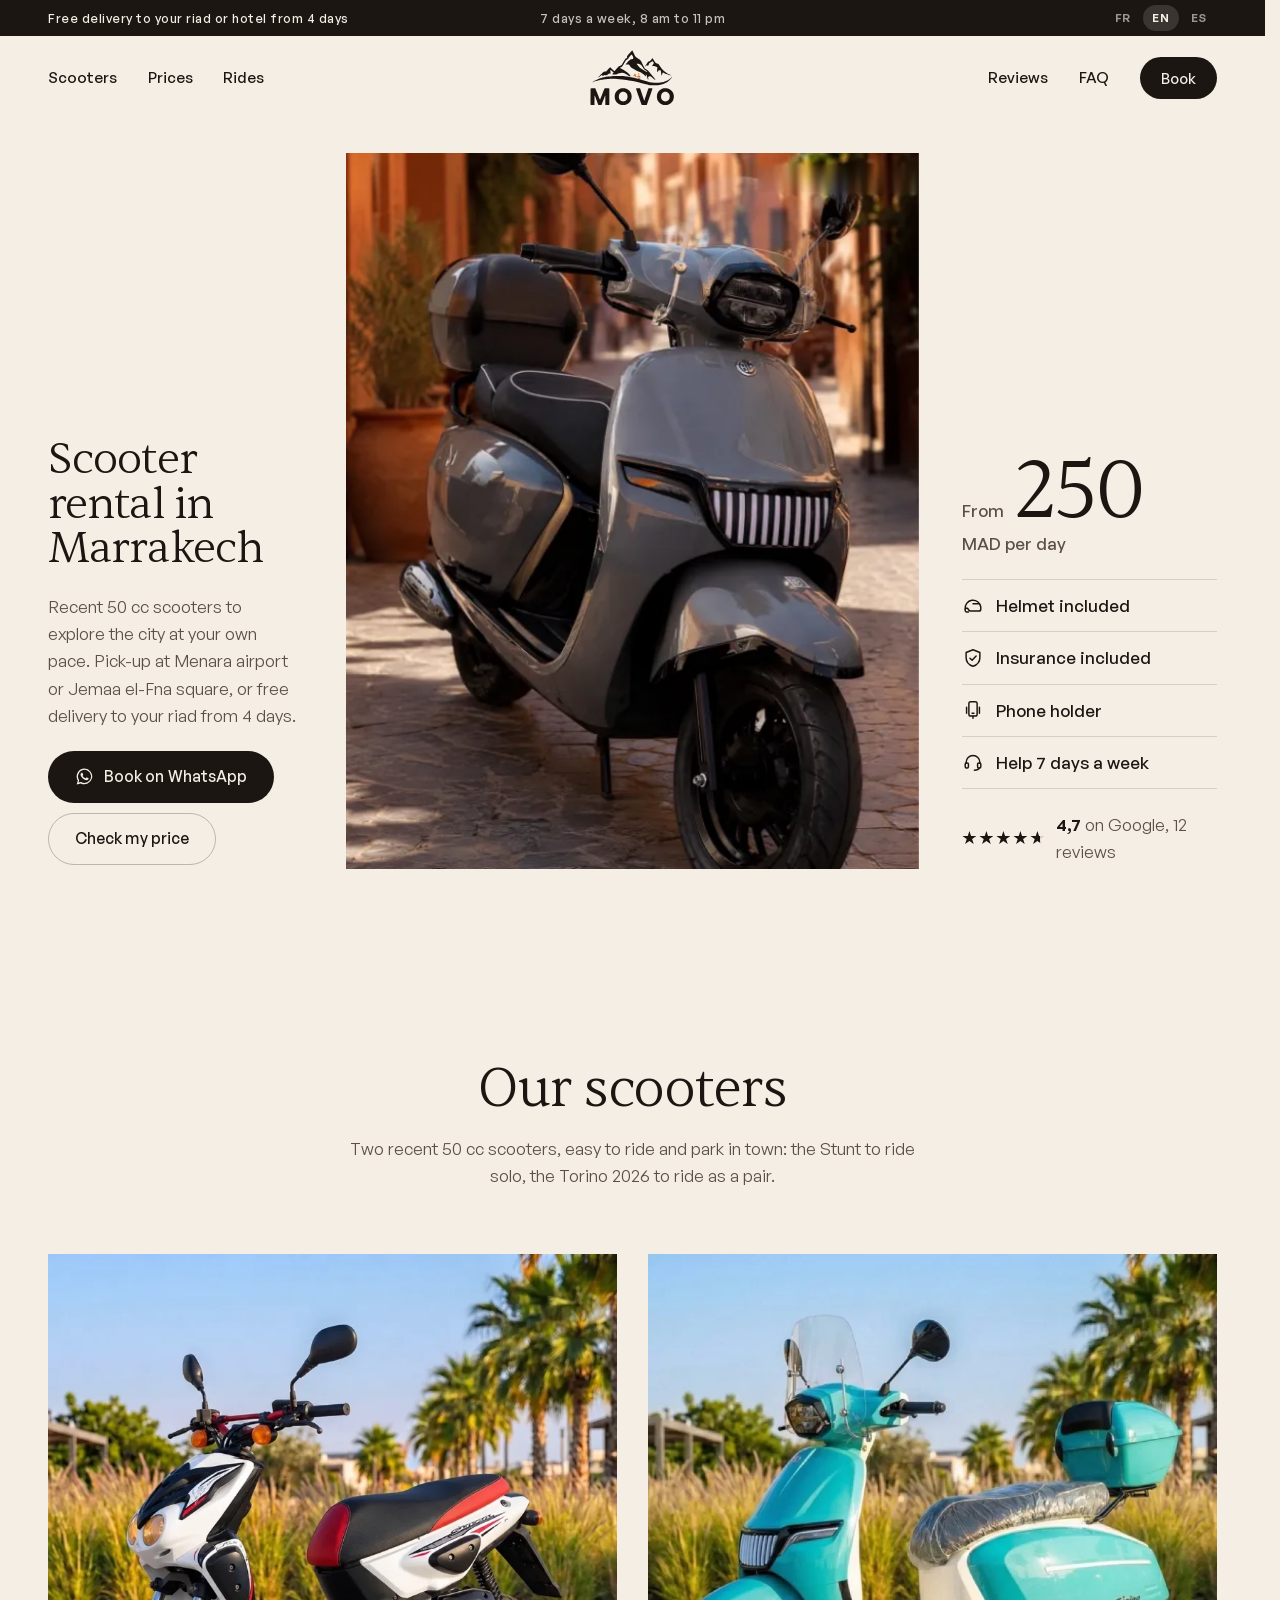
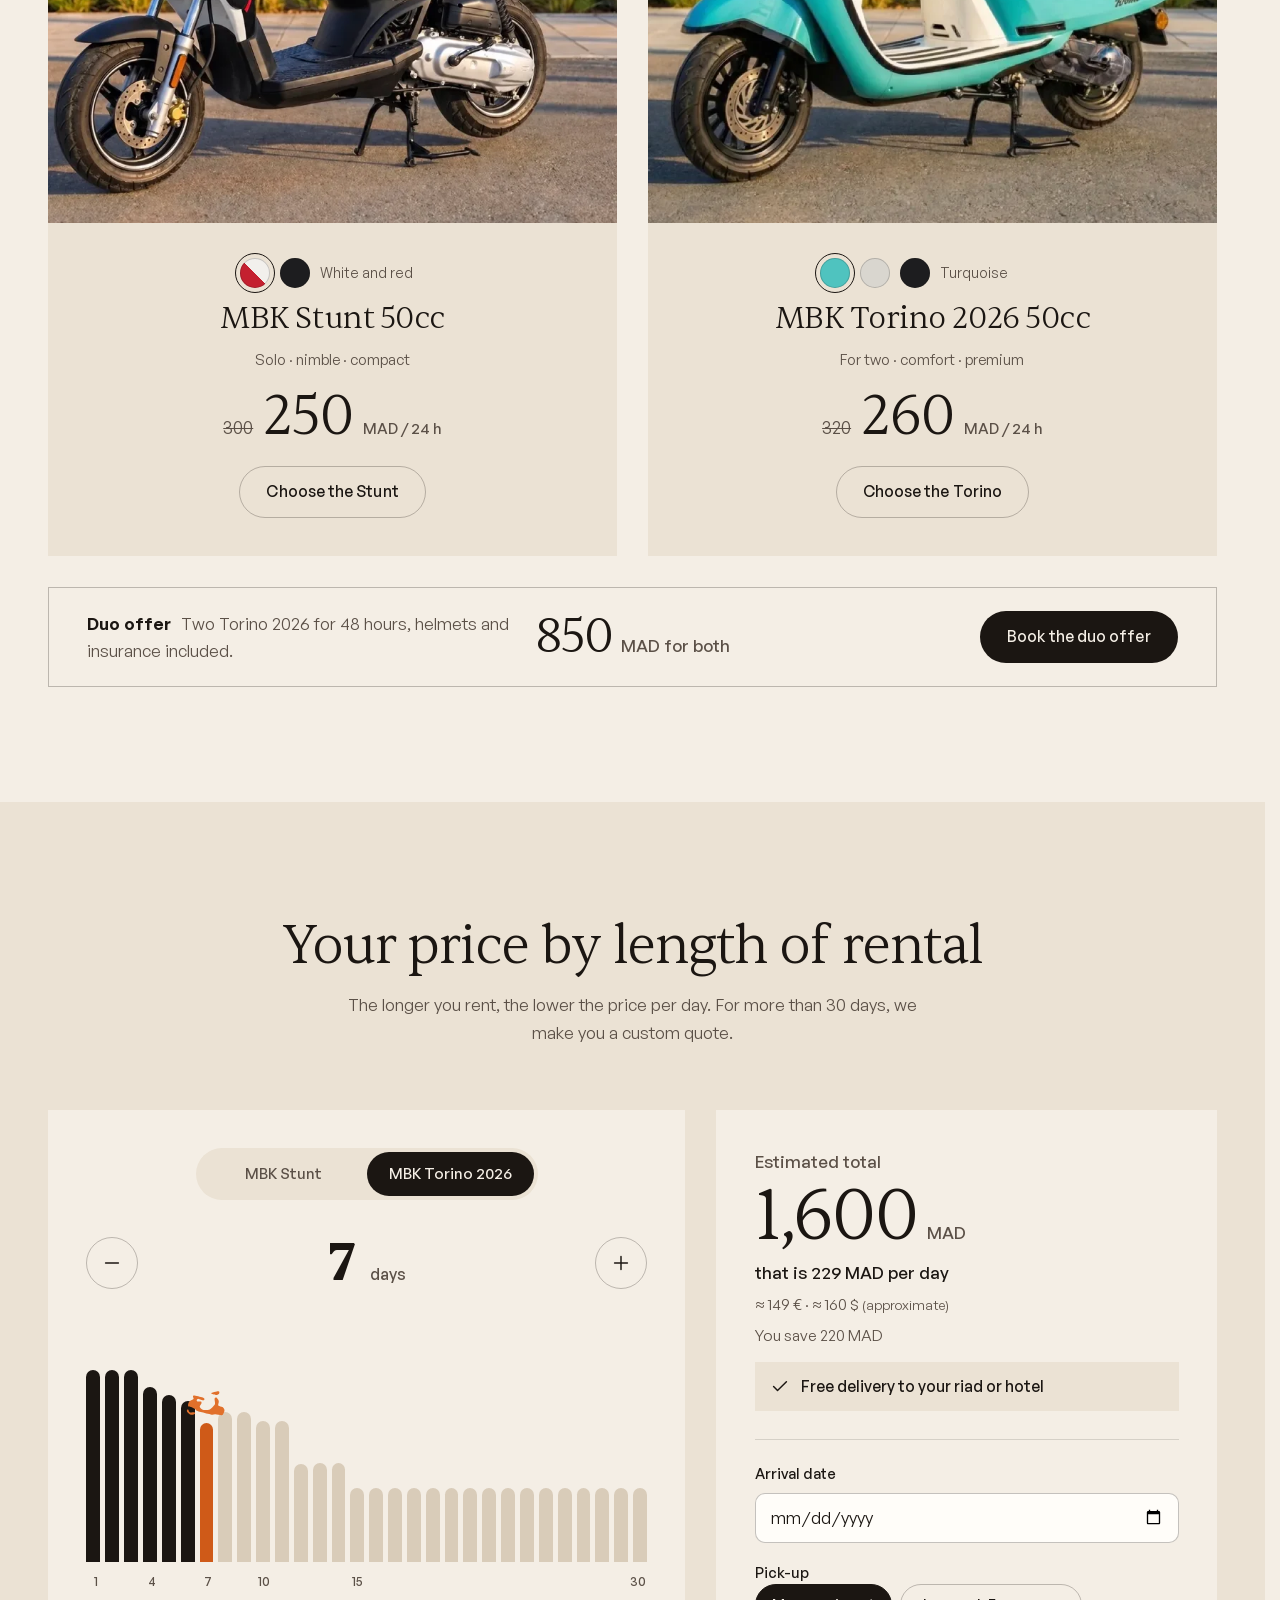
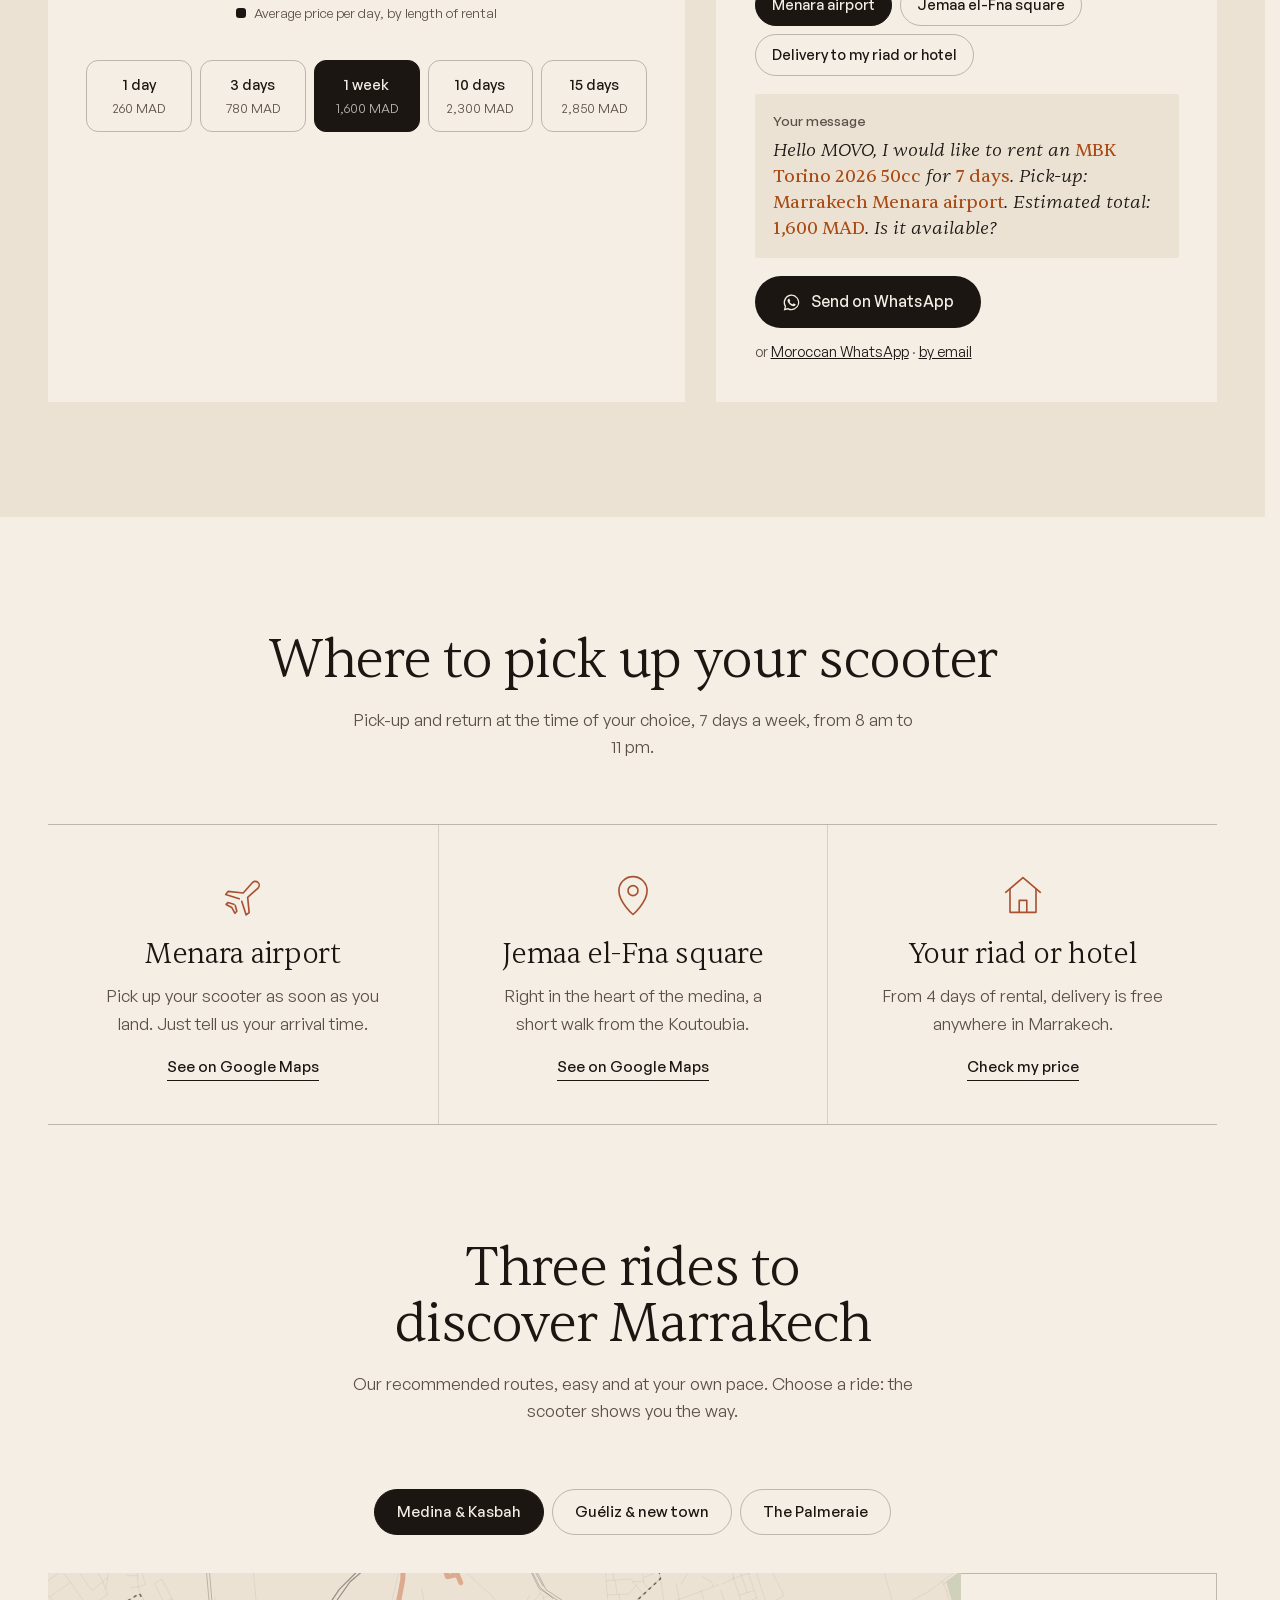
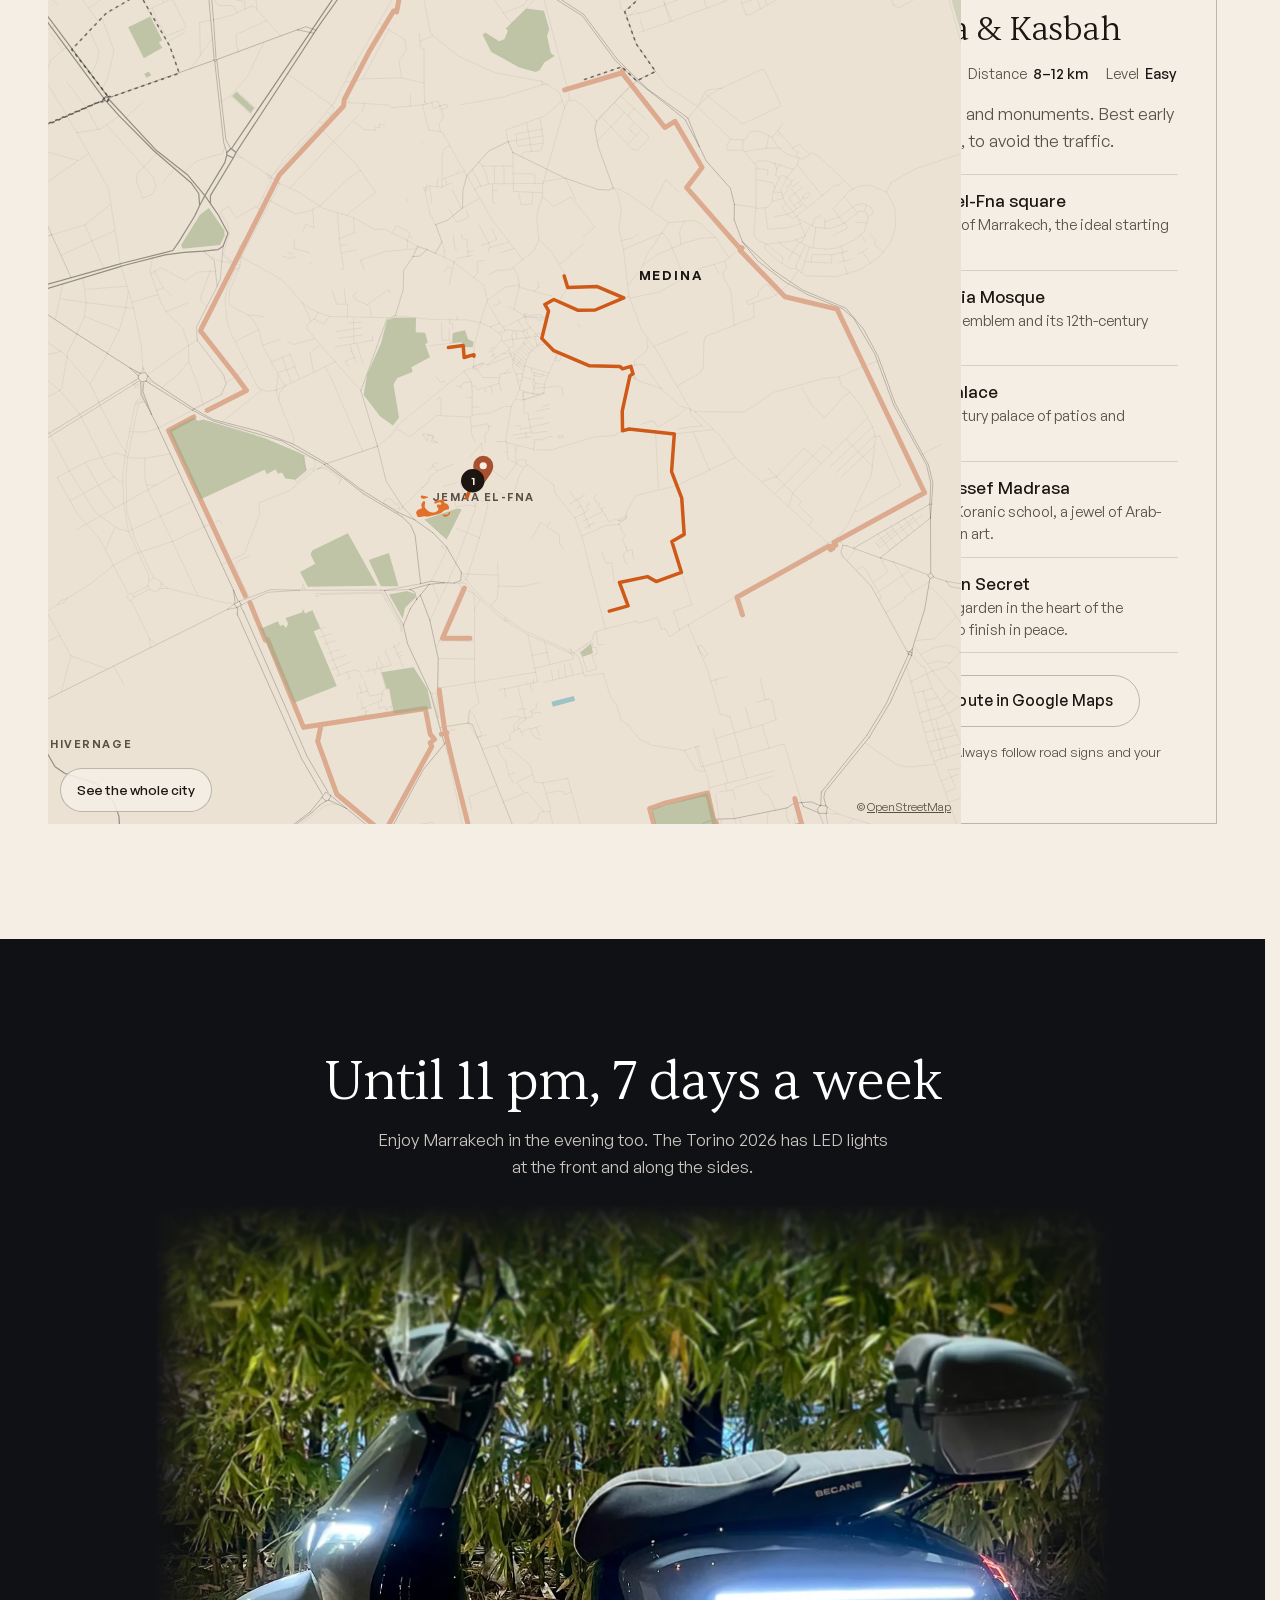
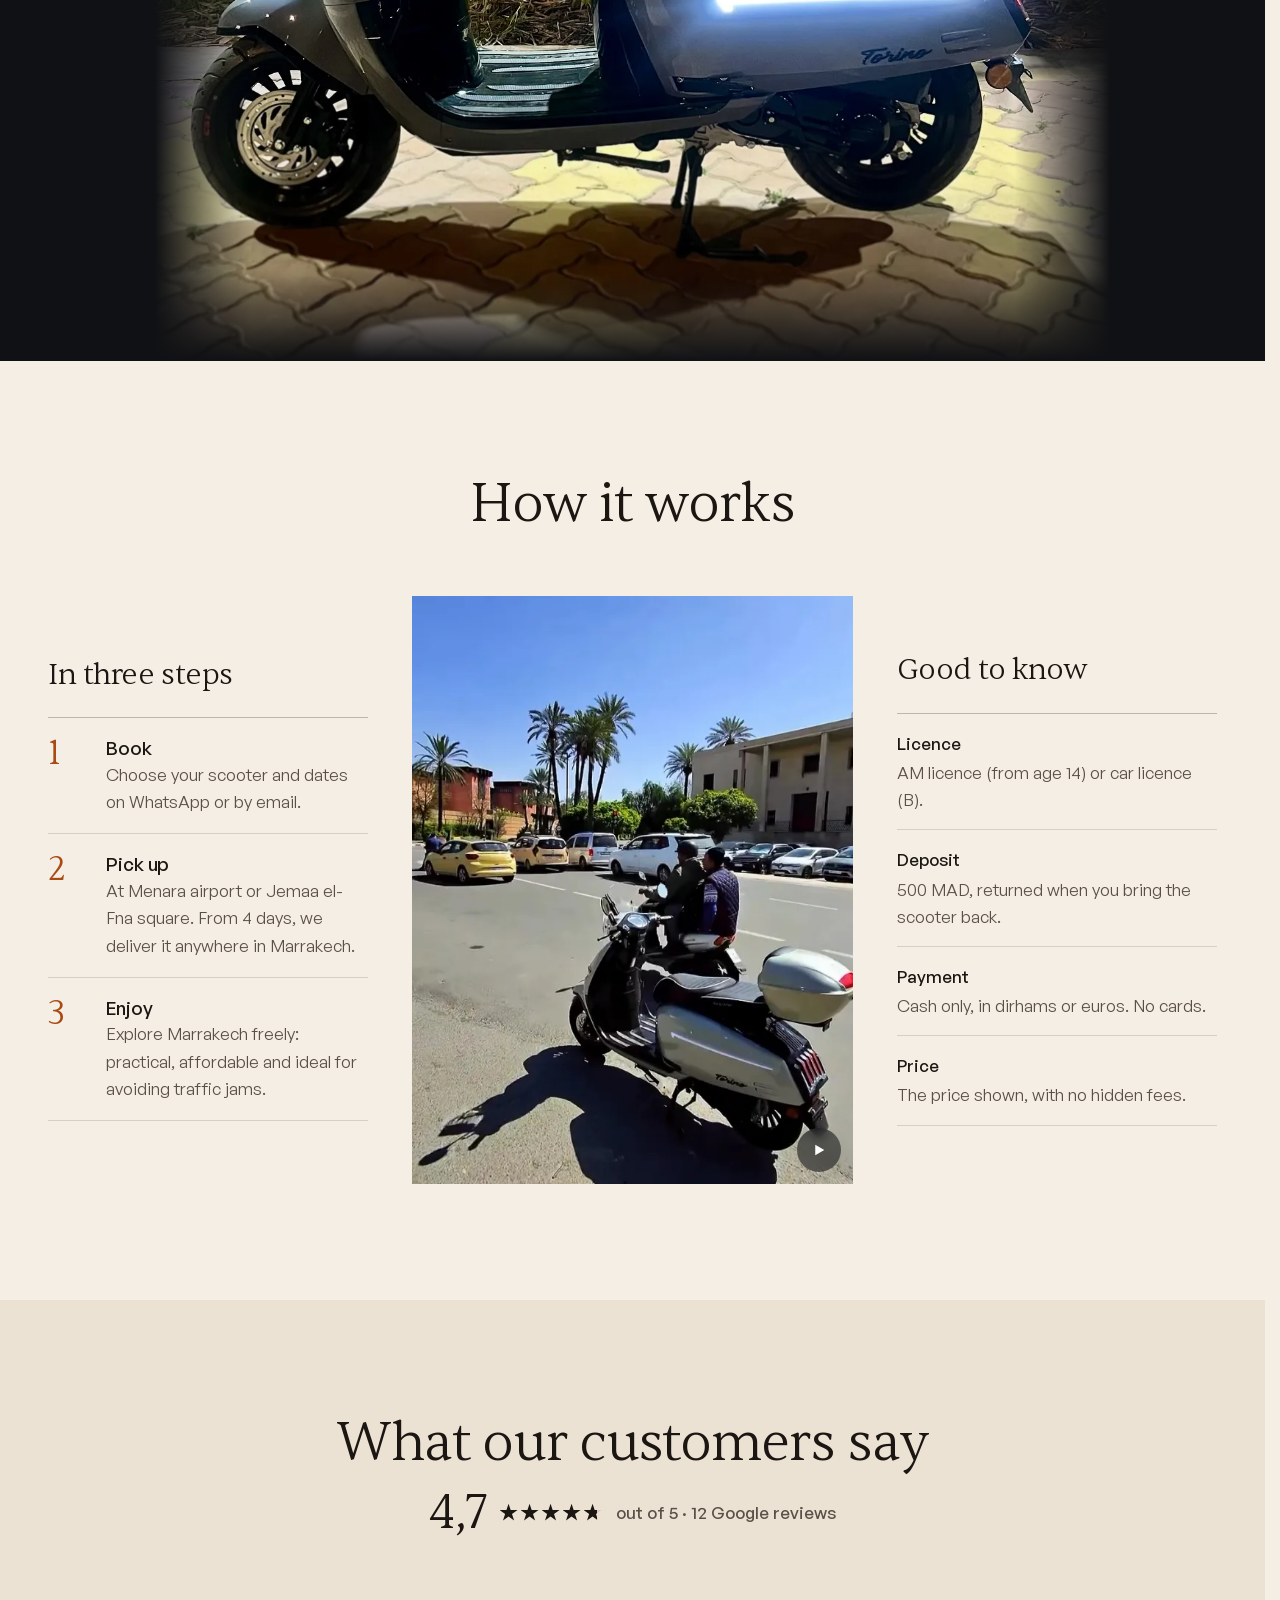
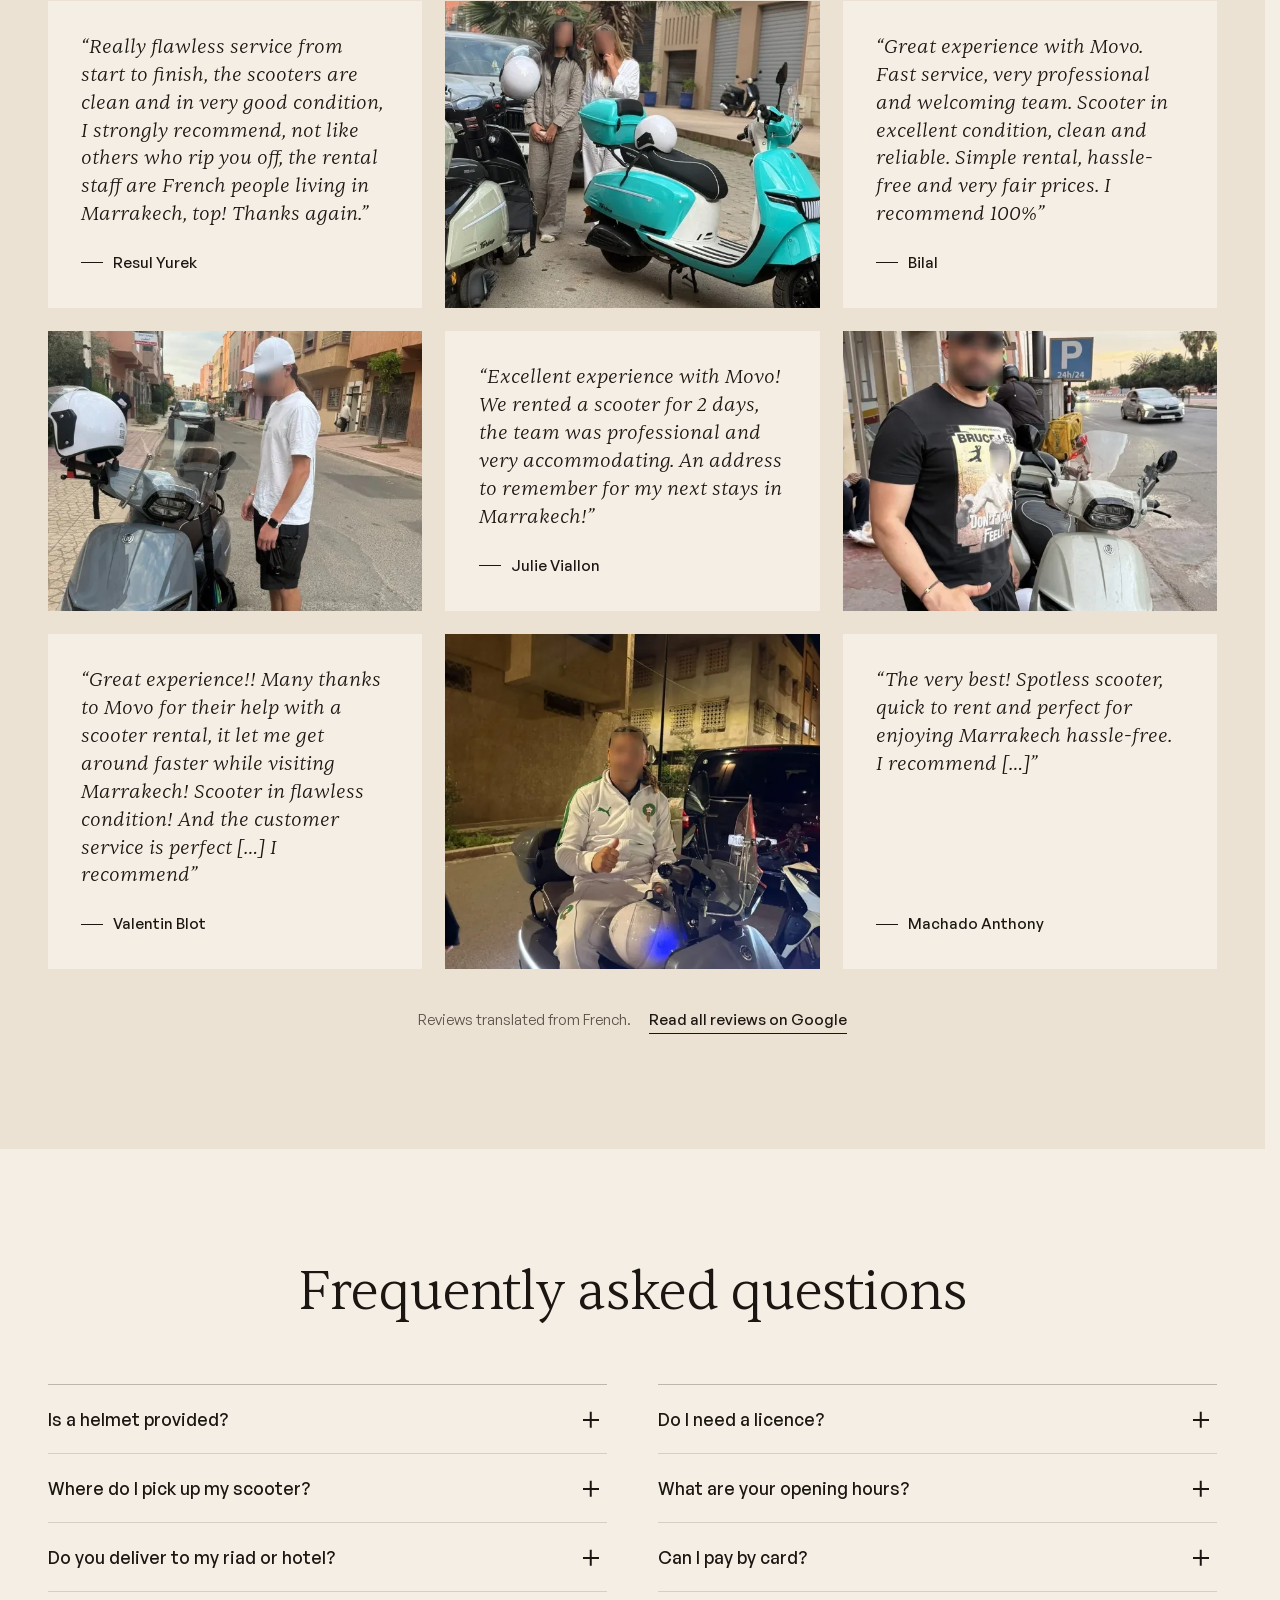
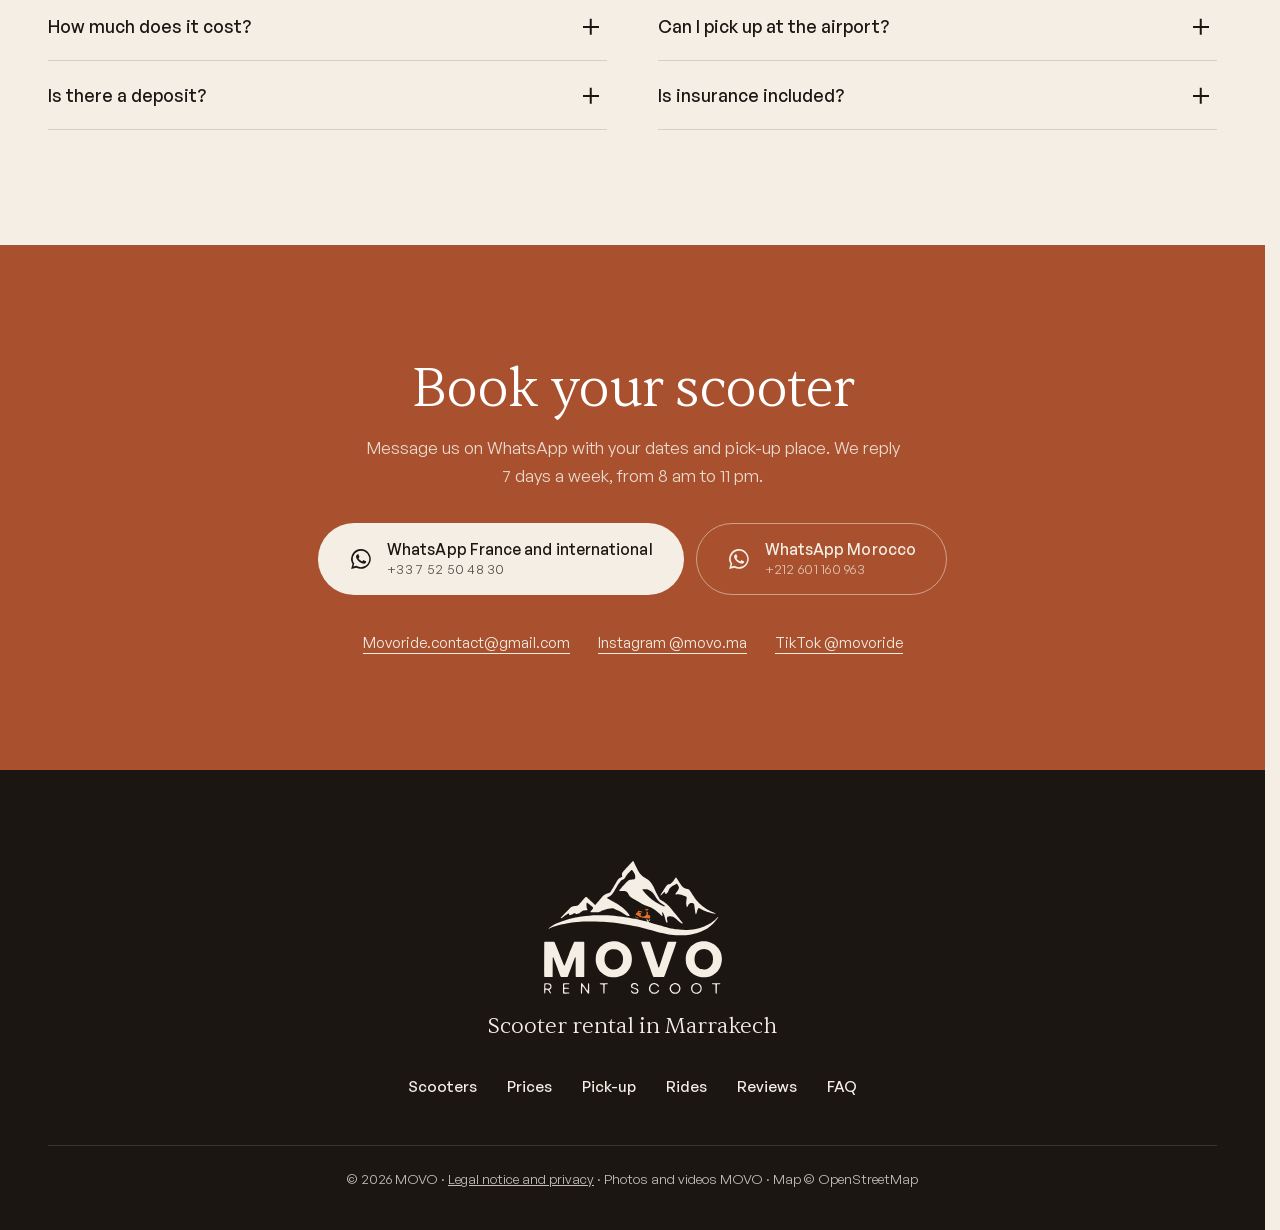
<file: index.html>
<!doctype html>
<html lang="fr">
<head>
<meta charset="utf-8">
<meta name="viewport" content="width=device-width, initial-scale=1, viewport-fit=cover">
<title>Location de scooters à Marrakech dès 250 MAD/jour · MOVO</title>
<meta name="description" content="Location de scooters 50 cc à Marrakech dès 250 MAD par jour, casque et assurance inclus. Retrait à l'aéroport Ménara ou place Jemaa el-Fna, livraison offerte à votre riad dès 4 jours. Réservation sur WhatsApp.">
<meta name="theme-color" content="#f4eee5">
<meta property="og:type" content="website">
<meta property="og:site_name" content="MOVO · Location de scooters à Marrakech">
<meta property="og:title" content="MOVO · Location de scooters à Marrakech">
<meta property="og:description" content="Scooters 50 cc récents dès 250 MAD par jour, casque et assurance inclus. Retrait à l'aéroport ou à Jemaa el-Fna, livraison offerte dès 4 jours.">
<meta property="og:image" content="https://mariovalentinopavel.github.io/movo-marrakech/assets/img/og.jpg">
<meta property="og:image:width" content="1200">
<meta property="og:image:height" content="630">
<meta property="og:url" content="https://mariovalentinopavel.github.io/movo-marrakech/">
<meta property="og:locale" content="fr_FR">
<meta property="og:locale:alternate" content="en_GB">
<meta property="og:locale:alternate" content="es_ES">
<meta name="twitter:card" content="summary_large_image">
<link rel="canonical" href="https://mariovalentinopavel.github.io/movo-marrakech/">
<link rel="alternate" hreflang="fr" href="https://mariovalentinopavel.github.io/movo-marrakech/?lang=fr">
<link rel="alternate" hreflang="en" href="https://mariovalentinopavel.github.io/movo-marrakech/?lang=en">
<link rel="alternate" hreflang="es" href="https://mariovalentinopavel.github.io/movo-marrakech/?lang=es">
<link rel="alternate" hreflang="x-default" href="https://mariovalentinopavel.github.io/movo-marrakech/">
<link rel="icon" href="favicon.svg" type="image/svg+xml">
<link rel="apple-touch-icon" href="apple-touch-icon.png">
<link rel="preload" href="assets/fonts/sentient-300.woff2" as="font" type="font/woff2" crossorigin>
<link rel="preload" href="assets/fonts/general-400.woff2" as="font" type="font/woff2" crossorigin>
<link rel="preload" href="assets/img/hero-820.webp" as="image" imagesrcset="assets/img/hero-560.webp 560w, assets/img/hero-820.webp 820w, assets/img/hero-1152.webp 1152w" imagesizes="(max-width: 899px) 100vw, 40vw">
<script>(function(){var d=document.documentElement;d.classList.add('js');if(matchMedia('(prefers-reduced-motion: reduce)').matches)d.classList.add('ld-done');setTimeout(function(){d.classList.add('ready','ld-done')},6000);})();</script>
<link rel="stylesheet" href="css/fonts.css?v=1">
<link rel="stylesheet" href="css/style.css?v=8">
<script type="application/ld+json">
{
  "@context": "https://schema.org",
  "@type": "MotorcycleRental",
  "name": "MOVO rent scoot",
  "alternateName": "MOVO Marrakech",
  "description": "Location de scooters 50 cc à Marrakech, casque et assurance inclus. Retrait à l'aéroport Marrakech Ménara ou place Jemaa el-Fna, livraison à votre riad ou hôtel dès 4 jours.",
  "url": "https://movo-rent.com/",
  "image": "https://mariovalentinopavel.github.io/movo-marrakech/assets/img/hero-1152.webp",
  "telephone": "+212601160963",
  "email": "Movoride.contact@gmail.com",
  "address": { "@type": "PostalAddress", "addressLocality": "Marrakech", "postalCode": "40000", "addressCountry": "MA" },
  "geo": { "@type": "GeoCoordinates", "latitude": 31.6319136, "longitude": -8.0177637 },
  "openingHoursSpecification": [{ "@type": "OpeningHoursSpecification", "dayOfWeek": ["Monday","Tuesday","Wednesday","Thursday","Friday","Saturday","Sunday"], "opens": "08:00", "closes": "23:00" }],
  "priceRange": "250-260 MAD",
  "currenciesAccepted": "MAD, EUR",
  "paymentAccepted": "Cash",
  "sameAs": ["https://www.instagram.com/movo.ma/", "https://www.tiktok.com/@movoride"]
}
</script>
</head>
<body>
<!-- Pantalla de carga: el logo de la cabecera se clona aquí y su scooter avanza con la carga real -->
<div class="ld" id="ld" aria-hidden="true"><div class="ld-logo" id="ld-logo"></div></div>
<a class="skip" href="#main" data-i18n="skip">Aller au contenu</a>

<header class="hd" id="top">
  <div class="bar">
    <div class="wrap bar-in">
      <p class="bar-l"><span class="bar-long" data-i18n="barL">Livraison offerte à votre riad ou hôtel dès 4 jours</span><span class="bar-short" data-i18n="barS">Livraison offerte dès 4 jours</span></p>
      <p class="bar-c" data-i18n="barC">7 jours sur 7, de 8 h à 23 h</p>
      <div class="langs" role="group" aria-label="Langue" data-i18n-attr="aria-label:langL">
        <button type="button" data-lang="fr" aria-pressed="true">FR</button>
        <button type="button" data-lang="en" aria-pressed="false">EN</button>
        <button type="button" data-lang="es" aria-pressed="false">ES</button>
      </div>
    </div>
  </div>
  <div class="wrap nav">
    <nav class="nav-side nav-l" aria-label="Sections" data-i18n-attr="aria-label:navL">
      <a href="#scooters" data-i18n="n1">Scooters</a>
      <a href="#tarifs" data-i18n="n2">Tarifs</a>
      <a href="#balades" data-i18n="n3">Balades</a>
    </nav>
    <button class="menu-btn" type="button" aria-expanded="false" aria-controls="menu">
      <span class="menu-ico" aria-hidden="true"><i></i><i></i></span>
      <span class="menu-txt" data-i18n="menu">Menu</span>
    </button>
    <a class="brand" href="#top" aria-label="MOVO, retour en haut" data-i18n-attr="aria-label:brandL">
      <svg class="logo" viewBox="60 168 1552 1030" aria-hidden="true">
        <path class="lg-peaks" fill-rule="evenodd" d="M834.8 177C835.6 176.2 837.2 176.4 838 176.8C838.8 177.1 839.3 178.1 839.7 179C847.4 194.1 873.8 248.5 884 267.3C889.1 276.7 894.8 284.6 901 291.7C907.2 298.9 913.2 304.3 921.2 310C931.7 317.5 954.5 330.3 964 336.8C969.5 340.6 973.3 344.2 978 349C983.1 354.2 989.3 360.6 994.6 368C1000 375.7 1005.5 384.9 1010.7 395C1017.7 408.7 1027.2 431.5 1036.6 450C1046.1 468.5 1060.6 495.3 1067.4 506C1069.8 509.8 1073.4 511.5 1077.1 514C1083.7 518.4 1097 524.8 1107 532.5C1118.6 541.5 1133.9 553.7 1146.5 568C1172.3 597.3 1242.4 684.1 1262 708.4C1263.3 710.1 1263.9 712.5 1263.9 714C1263.9 715.4 1263.4 717.3 1262 717.5C1260.2 717.7 1256 716.6 1253 715C1249.5 713.2 1245.1 709.8 1241 706.3C1232.8 699.3 1212.3 680 1204.1 673C1199.8 669.4 1196.1 666.7 1191.5 664C1186.8 661.3 1181.2 658.3 1176 656.5C1170.8 654.7 1165.7 653.1 1160 653C1154.3 652.9 1146.6 654.3 1141.7 656C1137.2 657.5 1132.8 660 1130.6 663C1128.5 666 1128.4 670 1128.6 674C1129.1 680.8 1133.3 698.2 1133.5 704C1133.6 706.2 1131.3 708.4 1130 709.1C1128.7 709.8 1127 709.4 1126 708.4C1124.3 706.7 1121.2 702.8 1120 699C1116.2 687.4 1107.5 651.8 1103 638.7C1100.6 631.6 1095.3 623.7 1093 620.4C1092.1 619.1 1090.1 618.7 1089 619C1087.9 619.3 1086.5 620.6 1086.6 622C1087 626.5 1090.8 641.2 1091.3 646C1091.6 647.8 1090.9 649.9 1090 650.7C1089.1 651.6 1087.1 652 1086 651.1C1077.3 644.1 1050.7 618.9 1038 608.6C1028.5 600.8 1018.5 594.3 1010 589C1002 583.9 995.7 580.1 987 576.4C972 569.9 943.3 561.7 920.2 550C891.9 535.6 835.7 501.3 817.1 490C813.4 487.8 810.8 485.5 808.3 482C803.5 475.2 793.3 455.8 788.2 449C785.3 445.1 781.2 443.1 777.4 441C773.5 438.9 769.7 437.1 765 436.7C755.8 435.8 729.9 436.1 722 435.7C720.3 435.6 717.6 434 717.6 434C717.6 434 718.3 428.3 720 425.7C722.6 421.9 728.2 416.3 733 411.1C742.9 400.3 768.8 372 779.5 361C785.4 354.9 791.6 349 797 345.3C801.8 342.1 806.3 340.5 812 339.2C820.2 337.4 839 336.2 846 334.4C849.5 333.4 852.7 331.4 853.8 328C855.3 323.4 855.5 313.5 855 307C854.4 300.5 853.1 295.1 850.5 289C847.7 282.4 841.5 272.7 838 267.4C835.3 263.3 831.7 259.2 829.4 257C827.8 255.5 825.6 254.6 824 254.4C822.5 254.2 821.1 254.8 820 255.8C814.2 261.7 798.5 277.5 789 289.4C779.5 301.3 771.1 318.4 763 327C756.4 334 746.8 336 740.3 341C733.8 346 729.3 350.8 724 357C718.7 363.1 713.7 370.1 708.7 378C700.4 391.4 683.1 423 674 437.5C667.5 448 659.8 458.5 654 465.3C649.3 470.9 645 474.7 639 478.7C632.4 483.2 618.7 489.3 614.3 492C613.1 492.7 612.2 493.8 612.2 495C612.2 496.2 612.7 498.2 614 499C627.8 507.2 673.7 531.3 695 544.3C712.6 555 730.9 568.7 742.1 577C749.6 582.6 755.2 587.5 762 593.9C768.8 600.4 776.2 607.8 783 615.6C789.8 623.3 799 635.2 803 640.6C804.8 643 806.3 646.3 806.8 648C807.1 649.1 807.1 650.7 806 651.1C804.2 651.7 799.6 652.2 796 651.7C791.5 651 784.7 649.9 779.1 647C770.4 642.4 755.8 631.5 744 624.4C732.2 617.3 718.2 609.7 708 604.5C699.2 599.9 691.8 596 683 592.6C674.2 589.3 665.5 583.8 655 584.3C639.8 585 606.2 593.5 592 597C583.7 599 577.6 601.6 569.7 605C561.2 608.6 552.4 617.2 541 618.9C524.9 621.2 484.8 619.2 473 618.9C471.7 618.8 470.5 618 470 617C469.4 616 468.8 614.2 469.6 613C472.3 609.2 482.4 599 486 594.2C488.5 590.8 490.5 586.7 491.4 584C492.1 581.9 492.7 579.6 491.2 578C486.3 572.8 469.5 558.8 462 552.5C456.5 547.9 449.8 543 446 540.5C443.7 539 440.8 537.5 439 537.7C437.2 537.9 435.8 540 435.5 542C434.8 545.9 434.7 554.5 435 561C435.2 567.5 435.6 575.2 436.9 581C438.1 586.6 442.1 592.6 442.6 596C442.9 598.2 442.1 601 440 601.6C436.9 602.6 429.3 601 424 601.5C418.7 602 412.2 603.4 408 604.6C404.6 605.7 402.1 607 399.1 609C393.4 612.7 382.8 622.8 374 626.9C365.2 631 352.5 633.5 346 633.7C341.6 633.9 337.5 629.2 335 628.3C333.7 627.8 332.3 627.6 331 628.1C324.7 630.7 304.2 641.3 297 643.7C293.9 644.8 290.2 645.2 287.9 643C285.6 640.8 284.6 632.8 283 630.6C281.9 629.1 279.7 628.8 278 629.6C273.1 632 262 639.1 253.4 645C243.4 651.9 225 667.2 218.1 671C215.9 672.2 212 667.7 212 667.7C212 667.7 283.7 592.9 301 576.4C305.4 572.2 310.1 570.2 316 568.7C324.2 566.6 342.3 565.6 350 563.9C354.7 562.8 358.1 560.8 362 558.1C366 555.3 370.2 551.4 374.3 547C385.3 535.2 417.9 497.2 428 487.4C429.8 485.7 433.1 486.7 435 488.4C447.7 499.1 491.7 541 504 552.1C505.5 553.4 507.3 554.6 509 554.9C510.7 555.2 512.8 555.1 514 553.7C524 542.6 557.2 501.6 569 488.2C574.2 482.2 578.6 477.7 584.9 473C591.3 468.3 599 464 607 460.2C615 456.4 626.9 453 632.9 450C637 448 640.5 446.2 643 442.4C655 423.8 692.5 357.7 705 338.1C708.5 332.5 712.4 328.7 717.8 325C723.7 321 735.8 316.4 740 314.1C741.4 313.3 743 312.6 743 311C743.1 306.8 739.7 295.5 740.5 289C741.4 282.5 743.8 277.1 748.1 272C763.8 253.3 819.9 192.9 834.8 177ZM1204.7 319C1206.1 317.5 1208.9 319.3 1210.1 321C1218.5 332.8 1246 376.3 1255.7 390C1259.5 395.3 1263.1 399.1 1268.3 403C1273.9 407.1 1281.6 411.4 1289 414.5C1296.4 417.5 1307.3 418.8 1313 421.1C1317.1 422.7 1320.3 424.5 1322.9 428C1332.9 441.5 1360.5 484.9 1372.9 502C1380.8 513 1389.7 522.7 1397 530.7C1403.7 538 1409.2 543.4 1416.6 550C1425.7 558 1440.8 571 1451.6 579C1461.7 586.5 1470.1 591.7 1481.1 598C1492.5 604.5 1509.1 613 1520 618.2C1529.3 622.6 1541.9 626.7 1546.5 629C1547.6 629.5 1547.6 632 1547.6 632C1547.6 632 1535.5 632.5 1529 630.9C1514.8 627.4 1483.6 619 1462.6 611C1441.6 603 1413.5 587.3 1403 582.8C1401.9 582.4 1400.7 583.2 1399.8 584C1398.7 585 1397.3 587 1396.4 589C1394.6 593.3 1390.8 602.7 1388.5 610C1386.2 617.3 1384.4 628.6 1382.5 633C1381.6 635.1 1377 636.4 1377 636.4C1377 636.4 1375 633.1 1374.7 631C1372.5 617.1 1366 567.3 1363.6 553C1363 549.9 1362.3 547 1359.9 545C1357.3 542.8 1352.3 541 1348 540.1C1343.7 539.1 1337.3 539.3 1334 539.4C1331.8 539.5 1329.9 539.7 1328 540.9C1325.2 542.7 1320 546.1 1317 550.5C1313.3 555.8 1308.7 568.7 1306 572.8C1304.9 574.5 1301 575.1 1301 575.1C1301 575.1 1294.6 555.5 1294.3 544C1293.9 530.5 1298.7 503.8 1299 494C1299.1 490.6 1299.1 486.7 1296.2 485C1288.5 480.7 1264.2 471.7 1253 468.2C1244.6 465.5 1234.8 464.5 1229 463.6C1225.1 463.1 1222 462.7 1218 463C1214 463.2 1207.8 465 1205 465C1203.5 465 1201.4 463 1201.4 463C1201.4 463 1202 458.9 1203.3 457C1206.8 451.7 1217.7 438.7 1222.4 431C1226.6 424.3 1230.1 415.8 1231.5 411C1232.5 407.9 1231.8 405.1 1231 401.9C1230.1 398.4 1228.5 394 1226.1 390C1223.2 385.3 1217 376.3 1214 373.8C1212.3 372.3 1209.9 373.5 1208 374.5C1201.7 377.7 1184.7 387.3 1176.1 393C1168.4 398.1 1160.6 404.7 1156 408.8C1152.8 411.7 1150.5 414.2 1148.5 418C1145.5 423.7 1141.1 436.9 1138 443.1C1135.7 447.7 1132.7 452.4 1130 455.1C1127.7 457.4 1124.8 458.7 1122 459.2C1119.2 459.8 1114.8 459.6 1113 458.5C1111.2 457.5 1111.3 455.1 1111.4 453C1111.4 450.7 1113.4 445 1113.4 445C1113.4 445 1111.1 443.3 1110 444C1106.7 446 1098.7 452.1 1093.3 457C1088 461.9 1081.2 470.6 1078 473.4C1076.9 474.3 1074 473.7 1074 473.7C1074 473.7 1074.4 467.1 1076.2 464C1082.7 452.9 1103.9 420.1 1112.7 407C1118.2 398.9 1125 389.7 1129 385.2C1131.3 382.7 1133.7 381.3 1136.9 380C1141.4 378.2 1151 376.5 1156 374.3C1160.4 372.4 1163.3 369.9 1167 366.9C1171.3 363.2 1177.4 358.3 1182 352.4C1188.3 344.5 1200.1 324.2 1204.7 319ZM922 419.9C920.5 420 918.9 420.8 918.4 422C917.9 423.2 917.9 425.6 919 427C925.3 435 941.6 455.6 956.1 470C971.4 485.2 996.7 506.6 1010.9 518C1021.1 526.2 1030.8 532 1041 538.1C1051.2 544.2 1062.3 549.9 1072 554.7C1081.6 559.4 1093.3 564.6 1099 566.8C1101.4 567.8 1104.1 568.3 1106 568.3C1107.6 568.3 1109.6 567.7 1110.4 567C1111.2 566.3 1111.1 565 1110.8 564C1110.5 563 1109.6 561.8 1108.4 561C1103 557.3 1086.4 547.8 1078.5 542C1071.6 536.9 1066.8 532.2 1061 526C1054.8 519.3 1047.6 511 1041 501.9C1032 489.6 1014.8 462.3 1007 451.9C1003.1 446.7 999.2 443.2 994 439.4C988.7 435.5 981.9 431.6 975 428.6C968.1 425.5 961.2 422.4 952.8 421C944 419.6 927.7 419.8 922 419.9Z"/>
        <path class="lg-road" d="M515.5 646C545.9 645.8 611.9 646.4 643 647.5C664.3 648.3 680.8 650.4 702 652.8C726.2 655.5 764.5 660.2 788 663.9C807.9 667 830.5 672.5 843 674.7C850.1 675.9 855.9 675.3 863 676.9C881.5 680.9 937.8 695.3 954 699C956.1 699.4 958.6 699.2 960 698.8C961 698.6 962.3 697 962.3 697C962.3 697 953.8 688.8 952.2 686C951.2 684.1 952.7 680 952.7 680C952.7 680 956.5 679 958 680.2C960 681.8 962.7 687.8 965 689.8C967 691.6 969.8 693.7 972 692.2C974.8 690.3 982 678.6 982 678.6C982 678.6 984.5 680.5 984.4 682C984.3 683.9 983.2 688 981.3 690C979.4 692 975.4 692.4 973 694.1C970.6 695.8 966.8 700 966.8 700C966.8 700 971.4 704.9 974.8 706C1004.4 715.1 1103.8 744.6 1144 754.7C1169.5 761.1 1197.8 763.9 1216 766.6C1229.3 768.5 1241.2 769.6 1253 770.4C1264.8 771.3 1274.8 771.7 1287 771.6C1299.9 771.5 1315 771.4 1330.1 770C1345.3 768.6 1364 765.6 1378 762.9C1391.1 760.5 1402.2 757.8 1414 754.3C1425.8 750.9 1436.8 747.8 1449 742.4C1464.2 735.7 1489.8 723.3 1505.3 714C1519.4 705.5 1532.1 695 1542 686.5C1551 678.8 1560.5 667.6 1565 663.1C1566.3 661.7 1567.9 660.2 1569 659.6C1569.8 659.3 1571.3 660 1571.3 660C1571.3 660 1568.7 666.6 1566.5 670C1563.6 674.5 1558.8 681 1554 686.9C1547.3 695 1537.3 708.5 1526.3 719C1514.4 730.3 1494.9 745.9 1483 754.5C1473.6 761.3 1465.4 765.4 1455 770.8C1444.4 776.2 1432.6 781.9 1419.6 787C1405.7 792.4 1385.3 799 1371.7 803C1359.7 806.5 1350.3 809 1338 810.9C1322.4 813.3 1297 816.4 1278 817.5C1259 818.7 1243.4 819 1224 818C1201.5 816.9 1165.8 813.7 1143 810.5C1122.6 807.7 1107 804 1087 799C1051.2 790.1 973.8 767.9 928 756.7C886.5 746.7 854 739.7 812 732.2C767 724.3 701.2 714.2 658 708.8C620.4 704.2 582.7 702.1 553 700.4C526.8 698.9 504.7 698.8 480 698.8C455.3 698.7 432 698.5 405 700.1C376.5 701.8 333 706 309 708.8C291.6 710.8 278.2 713.3 261 716.7C241.5 720.6 210.5 727.6 192 732.2C176.7 736 164.3 739.1 150 744.2C135.7 749.3 106 762.9 106 762.9C106 762.9 122.3 747 133 740.3C146.2 732 165.8 721.3 185.4 713C207.4 703.6 242.2 691.3 265 684C285.3 677.5 301.4 673.5 322.2 669C343.7 664.4 370.9 659.5 394 656.2C417.1 652.8 440.7 650.6 461 648.9C480.6 647.3 495.9 646.1 515.5 646Z"/>
        <path class="lg-scoot" fill-rule="evenodd" d="M959.1 592C961.2 591.6 963.5 591 965 591.3C966.5 591.7 967.9 592.6 968.2 594C968.5 595.4 968 598.3 967 599.8C966 601.3 963.8 602.3 962 603C960.2 603.7 958.1 604.3 956 603.9C952.3 603.2 939.6 599 939.6 599C939.6 599 940.7 596.6 942 596.2C945.2 595 955.3 592.8 959.1 592ZM879.4 606C885.1 606.4 904.9 611 911 612.7C913.1 613.2 915.1 614.7 916 615.9C916.9 617.1 916.7 618.9 916.2 620C915.7 621.1 914.5 622.7 913 622.5C909.6 622.1 899.5 618 896 617.4C894.4 617.1 892.9 618.1 891.9 619C890.8 619.9 889.5 621.7 889.7 623C889.9 624.3 891.3 626.3 893 626.7C895.1 627.2 899.8 626 902 626.1C903.5 626.2 905.3 626.5 906 627.6C906.7 628.8 906.8 631.2 906.2 633C905.3 635.4 901.8 639.8 900.9 642C900.3 643.3 900.1 644.8 900.9 646C902.2 648 906 652 909 653.7C912 655.4 915.3 656.1 919 656.2C923.3 656.2 929.9 656.7 935 653.9C940.5 650.9 949 641.8 952 638C953.5 636 953.1 633.6 953.1 631C953 627.5 951.4 619.9 951.5 617C951.6 615.5 952.9 614.2 954 613.5C955.1 612.8 956.9 612 958 613C960 614.8 965 620.4 966 624.4C967 628.4 964.3 634.2 964.2 637C964.1 638.5 964 640.2 965.3 641C967.7 642.5 975.7 643.8 979 645.8C981.9 647.6 983.9 650.8 985 653C986 655 986.2 656.9 985.6 659C984.8 662.2 981.8 670 980 672.5C978.9 674 976.9 674.1 975 673.9C970.7 673.7 959.5 671.3 954 670.9C949.7 670.7 946.3 672.6 942 671.9C933.7 670.6 912.7 665.2 904 663C898.9 661.7 893.2 660.1 890 658.5C887.7 657.2 887.2 654.5 885.1 653C882.2 651 876.8 647.9 873 646.4C869.2 644.9 864.2 645.1 862 644C860.6 643.3 860.1 641.7 860 640.1C859.8 638.3 860 635.4 861 633C862.1 630.5 863.7 627.2 866.4 625C869.3 622.5 876.9 620.5 878.7 618C880.4 615.6 876.9 612 877 610C877.1 608.3 877.7 605.9 879.4 606ZM857.2 655C858 654.5 860 654.1 861 655C862.5 656.5 862.7 662.2 866 663.6C869.7 665.1 880 663.3 883 664.2C884.7 664.7 884.9 667.7 883.9 669C882.9 670.3 879.7 671.8 877 672.1C874.2 672.4 870.3 672.6 867 671C863.7 669.4 858.9 664.5 857 662.3C856 661.1 855.8 659.2 855.9 658C855.9 656.8 856.3 655.5 857.2 655Z"/>
        <path class="lg-word" fill-rule="evenodd" d="M667.6 870C677.9 869.9 690.2 870.8 700 872.4C709.7 874.1 717.4 876.6 726.4 880C735.4 883.4 744.8 887.5 753.8 893C762.7 898.5 772 905 780 912.7C788 920.5 796.8 932.3 802 939.6C806 945.3 808.4 950.2 811 956.6C814.4 964.8 819.7 978.1 822.3 989C824.8 999.9 826.1 1010.8 826.3 1022C826.4 1033.2 824.6 1047 823.3 1056C822.2 1063.3 821 1069.1 818.4 1076C814.9 1085 808.2 1100.1 802.3 1110C796.5 1119.8 791.1 1127.1 783 1135.1C774.9 1143.2 763 1152.4 754 1158.3C745.6 1163.8 737.6 1167.1 729 1170.6C720.4 1174 712 1177.2 702.3 1179C692.6 1180.8 681.7 1181.2 671 1181.1C660.3 1181.1 647.8 1180.4 638 1178.7C628.4 1177 620.4 1174.3 612 1171C603.7 1167.7 596 1164.2 587.8 1159C579.2 1153.5 568.2 1145.3 560.4 1138C552.6 1130.7 546.9 1124 541 1114.9C535 1105.8 528.7 1092.8 524.6 1083C520.8 1073.6 518.5 1065 516.8 1056C515.1 1047 514.5 1038.8 514.5 1029C514.5 1018.8 515.2 1005.2 516.8 995C518.4 985 520.9 976.9 524.3 968C527.6 959.1 531.5 950.2 537 941.5C542.5 932.9 548.8 924.1 557 916C565.2 907.9 578.6 898.3 586.3 893C591.9 889.2 596.8 887.1 603 884.4C609.3 881.6 618.2 878.1 624 876.2C628.8 874.6 632.7 873.7 637.8 873C645 872 657.2 870.1 667.6 870ZM1443.8 870C1453.5 870 1466.2 870.5 1476 872.2C1485.8 873.9 1493.8 876.6 1502.8 880C1511.8 883.4 1521.3 887.6 1530 892.9C1538.7 898.2 1548.2 906 1554.8 912C1560.9 917.5 1565.1 922.4 1570 929C1575.3 936.2 1582.1 945.4 1586.7 955C1591.4 964.6 1595.5 976.7 1598 986.3C1600.4 995.7 1601.1 1004.2 1601.7 1013C1602.4 1021.8 1602.9 1029.7 1601.8 1039C1600.7 1049 1597.6 1063.5 1595 1073C1592.7 1081.5 1590.3 1088.1 1586.3 1096C1582.1 1104.2 1576 1114.3 1570.2 1122C1564.4 1129.7 1559 1135.6 1551.5 1142C1543.7 1148.8 1530.7 1157.8 1523 1162.6C1517 1166.4 1511.8 1168.6 1505.1 1171C1497.5 1173.8 1486.9 1177.5 1477 1179.2C1467.1 1180.8 1456.5 1180.9 1446 1180.7C1435.5 1180.6 1423.8 1180 1414 1178.3C1404.2 1176.6 1394.5 1173.4 1387 1170.7C1380.2 1168.3 1374.8 1165.5 1369 1162.2C1363.2 1158.9 1357.7 1155.6 1352 1151C1345.3 1145.6 1335.7 1137.5 1329 1130.2C1322.3 1122.8 1316.8 1114.9 1312 1107C1307.1 1099.1 1302.7 1088.8 1300 1082.5C1298 1077.8 1296.8 1074 1295.6 1069C1294.2 1063.3 1292.5 1055.7 1291.9 1048C1291.1 1038.7 1290.2 1024.5 1290.9 1013C1291.7 1001.5 1293.4 989.7 1296.3 979C1299.3 968.3 1304.1 957.6 1308.7 949C1313.2 940.5 1318.6 933.8 1324 927.1C1329.4 920.4 1334.3 914.8 1341.2 909C1348.8 902.5 1360 893.8 1370 888.3C1380 882.8 1393.4 878.7 1401.4 876C1407.2 874.1 1411.9 873.2 1418 872.3C1425.1 871.3 1434.5 870 1443.8 870ZM79.9 874C92.7 873.4 135.8 872.8 149 873.3C152.8 873.4 157.2 873.6 158.8 877C172.1 906.3 215.2 1015.8 228.8 1049C232.8 1058.8 237.8 1071.1 240.3 1076C241.1 1077.4 242.9 1078.4 244 1078.6C245.1 1078.7 246.2 1077.9 247 1077C248 1075.8 249.1 1073.4 250 1071.2C256.2 1055.2 271.4 1013.2 284.4 981C297.4 948.6 319.3 894.9 328.2 877C329.9 873.7 334.3 873.8 338 873.7C351.3 873.2 395.3 873.7 408 874.1C410.4 874.2 413.1 874.7 414.4 876C415.8 877.3 416 879.8 416 882C416.3 930.8 416.6 1119.8 416.3 1169C416.3 1172 415.7 1175.3 414.2 1177C412.6 1178.7 409.7 1179.1 407 1179.2C396.3 1179.6 360.3 1179.6 350 1179.5C348.2 1179.5 346.3 1179.4 345 1178.7C343.7 1177.9 342.3 1176.6 342.3 1175C341.7 1147.6 342 1041.8 341.5 1014C341.5 1011.8 339 1008.4 339 1008.4C339 1008.4 337.4 1008.4 337 1009C336 1010.5 334.2 1014.1 333 1017.1C322.5 1044.7 284.5 1147.7 274 1174.5C273.3 1176.3 271.5 1177.3 270 1178.1C268.5 1178.8 266.8 1179.2 265 1179.2C256 1179.2 224.9 1179.2 216 1178.3C213.8 1178.1 212.8 1175.9 211.8 1174C209.9 1170.3 206.8 1162.6 204.3 1156C194.1 1128.8 160.1 1035.8 150.4 1011C149.6 1009.1 146 1007.3 146 1007.3C146 1007.3 144 1010.8 144 1013C143.5 1041 144 1147.5 143.5 1175C143.5 1176.3 142.2 1177.1 141 1177.8C139.8 1178.4 137.8 1178.9 136 1179C125.5 1179.2 88.5 1179.4 78 1179.2C76.1 1179.1 74.2 1178.7 73 1177.5C71.8 1176.4 71 1174.1 70.8 1172C70.3 1166.9 70.1 1156 70.1 1147C70.1 1099.3 70.4 931 70.7 886C70.7 882.7 70.5 879 72 877C73.5 875 76.8 874.1 79.9 874ZM910.5 874C921.6 873.2 961.1 872.9 973 873.4C976.5 873.6 980.9 873.7 982.1 877C995.1 911.4 1038.9 1044 1050.7 1080C1052.2 1084.5 1052.1 1090.1 1053.2 1093C1053.9 1094.9 1057 1097.3 1057 1097.3C1057 1097.3 1060.6 1093.8 1062 1091.4C1063.5 1088.7 1064.7 1084.9 1066 1081.1C1077.8 1045.5 1121.2 912.2 1133 877.7C1133.6 876 1135.3 875.2 1137 874.5C1138.7 873.8 1140.8 873.3 1143 873.3C1154.2 873.2 1193 873.4 1204 874C1206.2 874.1 1208.4 875.7 1209.2 877C1210.1 878.3 1209.7 880.3 1209.1 882C1205.4 893.7 1195.2 923.8 1187 947.2C1175.2 981 1151.7 1047.4 1138.3 1085C1127 1116.7 1112.7 1157.5 1106.7 1173C1105.8 1175.3 1104.1 1176.9 1102.2 1178C1100.2 1179.1 1097.6 1179.4 1095 1179.4C1081 1179.7 1031.7 1179.6 1018 1179.3C1016.1 1179.3 1014.5 1178.9 1013 1177.8C1011.5 1176.7 1009.9 1175.1 1009.1 1173C991.6 1124.5 924.9 936.2 907.8 887C906.7 883.9 906 880.2 906.5 878C906.9 876 908.5 874.1 910.5 874ZM664 938C657.1 937.9 649.8 939.4 645 940.4C641.2 941.3 638.4 942.7 635 944.4C631 946.5 625.3 949.4 621 952.8C616.7 956.2 612.5 959.8 609 964.9C604.9 970.9 599.1 982.3 596.3 989C594 994.5 593.1 999.1 592.2 1005C591.2 1011.3 590.4 1020.2 590.5 1027C590.5 1033.8 591.3 1040 592.3 1046C593.4 1052 594.4 1057.5 596.5 1063C598.7 1068.5 602.2 1074.4 605 1078.9C607.7 1083.1 610.6 1086.8 613.4 1090C616.2 1093.1 618.6 1095.5 621.9 1098C625.7 1100.9 631.8 1105.1 636 1107.2C639.7 1109.1 642.9 1110 647 1110.7C653.2 1111.8 663.6 1114.5 673 1113.8C682.4 1113.2 694.4 1110.9 703.4 1107C712.4 1103.1 720.5 1096.9 727 1090.2C733.5 1083.6 739 1072.5 742.2 1067C744.1 1063.7 745.3 1060.8 746 1057C747.4 1049.3 750.4 1031.3 750.4 1021C750.5 1011.5 747.7 1000.9 746.5 995C745.7 991.4 744.6 988.8 743 985.5C740.9 981.2 736.9 973.5 734 969C731.5 965 729.4 961.8 726 958.5C722.6 955.2 718.3 951.9 713.4 949C708.5 946.1 703.2 942.5 696.7 941C688.5 939.2 672.6 938.1 664 938ZM1441 937.9C1436.2 938.4 1427 939.3 1422 940.3C1417.9 941.2 1414.8 942.5 1411 944.4C1406.8 946.5 1401.3 949.6 1397 953C1392.7 956.4 1388.6 960 1385.1 965C1381 971 1375.1 981.9 1372.3 989C1369.7 995.4 1368.9 1001.1 1368 1007.7C1367.1 1014.4 1366.7 1022.5 1366.7 1029C1366.8 1035.5 1367.6 1041.5 1368.5 1047C1369.4 1052.5 1370.3 1056.8 1372.3 1062C1374.3 1067.3 1378 1074.4 1380.7 1079C1383.2 1083.1 1385.4 1086.4 1389 1089.6C1394.2 1094.3 1406.5 1103.6 1412 1107.1C1415.2 1109.1 1418.3 1109.7 1422 1110.5C1427.7 1111.6 1438.3 1114.1 1446 1114.1C1453.7 1114.2 1462.3 1112 1468 1110.7C1472.5 1109.7 1475.9 1108.6 1480 1106.5C1484.2 1104.3 1488.6 1101.4 1492.9 1098C1497.2 1094.6 1501.9 1090.9 1506 1085.9C1510.2 1080.7 1515.4 1072 1518.1 1067C1520.1 1063.3 1521.4 1060.2 1522.2 1056C1523.4 1048.5 1525.9 1032.5 1525.8 1022C1525.8 1011.6 1523.9 1000.9 1522 993.2C1520.4 986.7 1517.7 981.7 1514.4 976C1511.1 970.3 1506.5 963.9 1502 959.2C1497.5 954.5 1492.4 951.1 1487.4 948C1482.4 944.9 1477.9 942.5 1472 940.8C1465.9 939.1 1456.2 938 1451 937.5C1447.4 937.2 1444.6 937.6 1441 937.9Z"/>
        <path class="lg-ride" d="M168 720L192 709L216 700L240 691L264 683L288 676L312 670L336 665L360 661L384 657L408 653L432 651L456 648L480 647L504 645L528 645L552 645L576 645L600 646L624 646L648 647L672 649L696 651L720 654L744 657L768 660L792 664L816 668L840 673L864 676L888 682L912 688L936 685L960 697L984 708L1008 715L1032 722L1056 729L1080 736L1104 743L1128 749L1152 756L1176 760L1200 763L1224 767L1248 769L1272 771" fill="none"/>
      </svg>
    </a>
    <nav class="nav-side nav-r" aria-label="Infos" data-i18n-attr="aria-label:navR">
      <a href="#avis" data-i18n="n4">Avis</a>
      <a href="#faq" data-i18n="n5">FAQ</a>
      <a class="btn btn-ink btn-sm" href="#reserver" data-i18n="n6">Réserver</a>
    </nav>
    <a class="wa-ico" href="https://wa.me/33752504830" aria-label="WhatsApp" target="_blank" rel="noopener">
      <svg viewBox="0 0 24 24" aria-hidden="true"><use href="#i-wa"/></svg>
    </a>
  </div>
  <div class="menu" id="menu" hidden>
    <nav class="wrap menu-in" aria-label="Menu" data-i18n-attr="aria-label:menu">
      <a href="#scooters" data-i18n="n1">Scooters</a>
      <a href="#tarifs" data-i18n="n2">Tarifs</a>
      <a href="#retrait" data-i18n="n7">Retrait</a>
      <a href="#balades" data-i18n="n3">Balades</a>
      <a href="#avis" data-i18n="n4">Avis</a>
      <a href="#faq" data-i18n="n5">FAQ</a>
      <a href="#reserver" data-i18n="n6">Réserver</a>
    </nav>
  </div>
</header>
<script>(function(){var l=document.querySelector('.brand .logo'),t=document.getElementById('ld-logo');if(l&&t)t.appendChild(l.cloneNode(true));})();</script>

<main id="main" aria-busy="true">

  <!-- Portada: texto | foto | datos, en espejo sobre el eje -->
  <section class="hero" aria-labelledby="h1">
    <div class="wrap hero-grid">
      <div class="hero-txt">
        <h1 id="h1" data-i18n="h1">Location de scooters à Marrakech</h1>
        <p class="lead" data-i18n="heroP">Des scooters 50 cc récents pour visiter la ville à votre rythme. Retrait à l’aéroport Ménara ou place <span class="nw">Jemaa el-Fna</span>, ou livraison offerte à votre riad dès 4 jours.</p>
        <div class="ctas">
          <a class="btn btn-ink" data-wa href="https://wa.me/33752504830?text=Bonjour%20MOVO%2C%20je%20souhaite%20louer%20un%20scooter.%20Est-ce%20disponible%20%3F" target="_blank" rel="noopener">
            <svg viewBox="0 0 24 24" aria-hidden="true"><use href="#i-wa"/></svg><span data-i18n="ctaWa">Réserver sur WhatsApp</span>
          </a>
          <a class="btn btn-line" href="#tarifs" data-i18n="ctaPrice">Calculer mon prix</a>
        </div>
      </div>
      <figure class="hero-ph">
        <img src="assets/img/hero-820.webp" srcset="assets/img/hero-560.webp 560w, assets/img/hero-820.webp 820w, assets/img/hero-1152.webp 1152w" sizes="(max-width: 899px) 100vw, 40vw" width="1152" height="1440" alt="MBK Torino 2026 gris garé dans une ruelle de la médina de Marrakech" data-i18n-attr="alt:heroAlt" fetchpriority="high">
      </figure>
      <div class="hero-info">
        <p class="from"><span data-i18n="from">Dès</span> <b>250</b> <span data-i18n="perDay">MAD par jour</span></p>
        <ul class="incl">
          <li><svg viewBox="0 0 24 24" aria-hidden="true"><use href="#i-helmet"/></svg><span data-i18n="inc1">Casque inclus</span></li>
          <li><svg viewBox="0 0 24 24" aria-hidden="true"><use href="#i-shield"/></svg><span data-i18n="inc2">Assurance incluse</span></li>
          <li><svg viewBox="0 0 24 24" aria-hidden="true"><use href="#i-phone"/></svg><span data-i18n="inc3">Support téléphone</span></li>
          <li><svg viewBox="0 0 24 24" aria-hidden="true"><use href="#i-help"/></svg><span data-i18n="inc4">Assistance 7j/7</span></li>
        </ul>
        <a class="rating" href="https://www.google.com/maps/place/MOVO+rent+scoot/@31.6319136,-8.0177637,17z/data=!4m6!3m5!1s0xdafef32a3af4f15:0xa6ecfc338ea62cf9!8m2!3d31.6319136!4d-8.0177637!16s%2Fg%2F11yyjq5bbn" target="_blank" rel="noopener">
          <span class="stars" aria-hidden="true"><i></i><i></i><i></i><i></i><i class="part"></i></span>
          <span><b>4,7</b> <span data-i18n="rateTxt">sur Google, 12 avis</span></span>
        </a>
      </div>
    </div>
  </section>

  <!-- Flota: Stunt | Torino en espejo -->
  <section class="fleet sec" id="scooters" aria-labelledby="h-fleet">
    <div class="wrap">
      <header class="sec-h">
        <h2 id="h-fleet" data-i18n="fleetH">Nos scooters</h2>
        <p data-i18n="fleetP">Deux 50 cc récents, faciles à conduire et à garer en ville : le Stunt pour rouler seul, le Torino 2026 pour rouler à deux.</p>
      </header>
      <div class="fleet-grid">
        <article class="model" data-model="stunt" aria-labelledby="m-stunt">
          <div class="model-ph" data-fade>
            <img class="on" src="assets/img/stunt-rouge-800.webp" srcset="assets/img/stunt-rouge-560.webp 560w, assets/img/stunt-rouge-800.webp 800w" sizes="(max-width: 899px) 92vw, 44vw" width="800" height="800" alt="MBK Stunt 50cc blanc et rouge" data-i18n-attr="alt:altStuntR" loading="lazy" data-color="rouge">
            <img src="assets/img/stunt-noir-765.webp" srcset="assets/img/stunt-noir-560.webp 560w, assets/img/stunt-noir-765.webp 765w" sizes="(max-width: 899px) 92vw, 44vw" width="765" height="765" alt="MBK Stunt 50cc noir" data-i18n-attr="alt:altStuntN" loading="lazy" data-color="noir">
          </div>
          <div class="model-body">
            <div class="sw" role="radiogroup" aria-label="Couleur du Stunt" data-i18n-attr="aria-label:swStunt">
              <button type="button" role="radio" aria-checked="true" data-color="rouge" style="--a:#f2f0ec;--b:#c4202f"><span class="vh" data-i18n="cRouge">Blanc et rouge</span></button>
              <button type="button" role="radio" aria-checked="false" data-color="noir" style="--a:#1d1d1f;--b:#1d1d1f"><span class="vh" data-i18n="cNoir">Noir</span></button>
              <span class="sw-name" aria-hidden="true" data-i18n="cRouge">Blanc et rouge</span>
            </div>
            <h3 id="m-stunt">MBK Stunt 50cc</h3>
            <p class="tags" data-i18n="tagStunt">Solo · agile · compact</p>
            <p class="price"><s aria-label="au lieu de 300 MAD" data-i18n-attr="aria-label:was300">300</s> <b>250</b> <span data-i18n="mad24">MAD / 24 h</span></p>
            <a class="btn btn-line" href="#tarifs" data-pick="stunt" data-i18n="bookStunt">Choisir le Stunt</a>
          </div>
        </article>
        <article class="model" data-model="torino" aria-labelledby="m-torino">
          <div class="model-ph" data-paint>
            <img class="on" src="assets/img/torino-turquoise-800.webp" srcset="assets/img/torino-turquoise-560.webp 560w, assets/img/torino-turquoise-800.webp 800w" sizes="(max-width: 899px) 92vw, 44vw" width="800" height="800" alt="MBK Torino 2026 50cc turquoise" data-i18n-attr="alt:altTorT" loading="lazy" data-color="turquoise">
            <img src="assets/img/torino-gris-800.webp" srcset="assets/img/torino-gris-560.webp 560w, assets/img/torino-gris-800.webp 800w" sizes="(max-width: 899px) 92vw, 44vw" width="800" height="800" alt="MBK Torino 2026 50cc gris clair" data-i18n-attr="alt:altTorG" loading="lazy" data-color="gris">
            <img src="assets/img/torino-noir-800.webp" srcset="assets/img/torino-noir-560.webp 560w, assets/img/torino-noir-800.webp 800w" sizes="(max-width: 899px) 92vw, 44vw" width="800" height="800" alt="MBK Torino 2026 50cc noir" data-i18n-attr="alt:altTorN" loading="lazy" data-color="noir">
            <span class="gloss" aria-hidden="true"></span>
          </div>
          <div class="model-body">
            <div class="sw" role="radiogroup" aria-label="Couleur du Torino" data-i18n-attr="aria-label:swTorino">
              <button type="button" role="radio" aria-checked="true" data-color="turquoise" style="--a:#4fc3bf;--b:#4fc3bf"><span class="vh" data-i18n="cTurq">Turquoise</span></button>
              <button type="button" role="radio" aria-checked="false" data-color="gris" style="--a:#d9d6cf;--b:#d9d6cf"><span class="vh" data-i18n="cGris">Gris clair</span></button>
              <button type="button" role="radio" aria-checked="false" data-color="noir" style="--a:#1d1d1f;--b:#1d1d1f"><span class="vh" data-i18n="cNoir">Noir</span></button>
              <span class="sw-name" aria-hidden="true" data-i18n="cTurq">Turquoise</span>
            </div>
            <h3 id="m-torino">MBK Torino 2026 50cc</h3>
            <p class="tags" data-i18n="tagTorino">Duo · confort · premium</p>
            <p class="price"><s aria-label="au lieu de 320 MAD" data-i18n-attr="aria-label:was320">320</s> <b>260</b> <span data-i18n="mad24">MAD / 24 h</span></p>
            <a class="btn btn-line" href="#tarifs" data-pick="torino" data-i18n="bookTorino">Choisir le Torino</a>
          </div>
        </article>
      </div>
      <aside class="duo" aria-labelledby="duo-h">
        <p class="duo-txt"><b id="duo-h" data-i18n="duoH">Offre duo</b> <span data-i18n="duoP">Deux Torino 2026 pendant 48 h, casques et assurance inclus.</span></p>
        <p class="duo-price"><b>850</b> <span data-i18n="duoFor">MAD les deux</span></p>
        <a class="btn btn-ink" data-wa-duo href="https://wa.me/33752504830?text=Bonjour%20MOVO%2C%20je%20souhaite%20r%C3%A9server%20l%E2%80%99offre%20duo%20(deux%20Torino%202026%20pendant%2048%20h).%20Est-ce%20disponible%20%3F" target="_blank" rel="noopener" data-i18n="duoCta">Réserver l’offre duo</a>
      </aside>
    </div>
  </section>

  <!-- Precio: barras de precio por día + resumen y mensaje -->
  <section class="price-sec sec" id="tarifs" aria-labelledby="h-price">
    <div class="wrap">
      <header class="sec-h">
        <h2 id="h-price" data-i18n="priceH">Votre prix selon la durée</h2>
        <p data-i18n="priceP">Plus vous louez longtemps, plus le prix par jour baisse. Au-delà de 30 jours, nous vous faisons un devis sur mesure.</p>
      </header>
      <div class="calc">
        <div class="calc-l">
          <div class="seg" role="radiogroup" aria-label="Scooter" data-i18n-attr="aria-label:segL">
            <button type="button" role="radio" aria-checked="false" data-m="stunt">MBK Stunt</button>
            <button type="button" role="radio" aria-checked="true" data-m="torino">MBK Torino 2026</button>
          </div>
          <div class="days">
            <button type="button" class="step" data-d="-1" aria-label="Un jour de moins" data-i18n-attr="aria-label:minus">
              <svg viewBox="0 0 24 24" aria-hidden="true"><path d="M5 12h14"/></svg>
            </button>
            <p class="days-n"><b id="days-n">7</b> <span id="days-u" data-i18n="days">jours</span></p>
            <button type="button" class="step" data-d="1" aria-label="Un jour de plus" data-i18n-attr="aria-label:plus">
              <svg viewBox="0 0 24 24" aria-hidden="true"><path d="M5 12h14M12 5v14"/></svg>
            </button>
          </div>
          <div class="chart" id="chart">
            <div class="bars" id="bars" aria-hidden="true"></div>
            <input type="range" id="range" min="1" max="30" value="7" step="1" aria-label="Nombre de jours" data-i18n-attr="aria-label:rangeL">
            <div class="ride" id="ride" aria-hidden="true">
              <svg viewBox="846 584 152 96"><path class="lg-scoot" fill-rule="evenodd" d="M959.1 592C961.2 591.6 963.5 591 965 591.3C966.5 591.7 967.9 592.6 968.2 594C968.5 595.4 968 598.3 967 599.8C966 601.3 963.8 602.3 962 603C960.2 603.7 958.1 604.3 956 603.9C952.3 603.2 939.6 599 939.6 599C939.6 599 940.7 596.6 942 596.2C945.2 595 955.3 592.8 959.1 592ZM879.4 606C885.1 606.4 904.9 611 911 612.7C913.1 613.2 915.1 614.7 916 615.9C916.9 617.1 916.7 618.9 916.2 620C915.7 621.1 914.5 622.7 913 622.5C909.6 622.1 899.5 618 896 617.4C894.4 617.1 892.9 618.1 891.9 619C890.8 619.9 889.5 621.7 889.7 623C889.9 624.3 891.3 626.3 893 626.7C895.1 627.2 899.8 626 902 626.1C903.5 626.2 905.3 626.5 906 627.6C906.7 628.8 906.8 631.2 906.2 633C905.3 635.4 901.8 639.8 900.9 642C900.3 643.3 900.1 644.8 900.9 646C902.2 648 906 652 909 653.7C912 655.4 915.3 656.1 919 656.2C923.3 656.2 929.9 656.7 935 653.9C940.5 650.9 949 641.8 952 638C953.5 636 953.1 633.6 953.1 631C953 627.5 951.4 619.9 951.5 617C951.6 615.5 952.9 614.2 954 613.5C955.1 612.8 956.9 612 958 613C960 614.8 965 620.4 966 624.4C967 628.4 964.3 634.2 964.2 637C964.1 638.5 964 640.2 965.3 641C967.7 642.5 975.7 643.8 979 645.8C981.9 647.6 983.9 650.8 985 653C986 655 986.2 656.9 985.6 659C984.8 662.2 981.8 670 980 672.5C978.9 674 976.9 674.1 975 673.9C970.7 673.7 959.5 671.3 954 670.9C949.7 670.7 946.3 672.6 942 671.9C933.7 670.6 912.7 665.2 904 663C898.9 661.7 893.2 660.1 890 658.5C887.7 657.2 887.2 654.5 885.1 653C882.2 651 876.8 647.9 873 646.4C869.2 644.9 864.2 645.1 862 644C860.6 643.3 860.1 641.7 860 640.1C859.8 638.3 860 635.4 861 633C862.1 630.5 863.7 627.2 866.4 625C869.3 622.5 876.9 620.5 878.7 618C880.4 615.6 876.9 612 877 610C877.1 608.3 877.7 605.9 879.4 606ZM857.2 655C858 654.5 860 654.1 861 655C862.5 656.5 862.7 662.2 866 663.6C869.7 665.1 880 663.3 883 664.2C884.7 664.7 884.9 667.7 883.9 669C882.9 670.3 879.7 671.8 877 672.1C874.2 672.4 870.3 672.6 867 671C863.7 669.4 858.9 664.5 857 662.3C856 661.1 855.8 659.2 855.9 658C855.9 656.8 856.3 655.5 857.2 655Z"/></svg>
            </div>
            <div class="ticks" aria-hidden="true">
              <span style="--d:1">1</span><span style="--d:4">4</span><span style="--d:7">7</span><span style="--d:10">10</span><span style="--d:15">15</span><span style="--d:30">30</span>
            </div>
            <p class="chart-cap"><span class="dot"></span><span data-i18n="chartCap">Prix moyen par jour, selon la durée</span></p>
          </div>
          <div class="presets" role="group" aria-label="Durées fréquentes" data-i18n-attr="aria-label:presetsL">
            <button type="button" data-days="1"><b data-i18n="pr1">1 jour</b><span></span></button>
            <button type="button" data-days="3"><b data-i18n="pr3">3 jours</b><span></span></button>
            <button type="button" data-days="7"><b data-i18n="pr7">1 semaine</b><span></span></button>
            <button type="button" data-days="10"><b data-i18n="pr10">10 jours</b><span></span></button>
            <button type="button" data-days="15"><b data-i18n="pr15">15 jours</b><span></span></button>
          </div>
        </div>
        <div class="calc-r" aria-labelledby="sum-h">
          <h3 class="vh" id="sum-h" data-i18n="sumH">Votre estimation</h3>
          <p class="sum-k" data-i18n="total">Total estimé</p>
          <p class="sum-total" aria-live="polite"><b id="total">1 600</b> <span>MAD</span></p>
          <p class="sum-per" id="per">soit 229 MAD par jour</p>
          <p class="sum-fx" id="fx">≈ 149 € · ≈ 160 $ <span data-i18n="fxNote">(indicatif)</span></p>
          <p class="sum-save" id="save">Vous économisez 220 MAD</p>
          <p class="sum-deliv" id="deliv"><svg viewBox="0 0 24 24" aria-hidden="true"><use href="#i-check"/></svg><span data-i18n="delivOk">Livraison offerte à votre riad ou hôtel</span></p>
          <form class="ask" id="ask" novalidate>
            <div class="f-row">
              <label for="arr" data-i18n="arrL">Date d’arrivée</label>
              <input type="date" id="arr" name="arr">
            </div>
            <fieldset class="f-row">
              <legend data-i18n="pickL">Retrait</legend>
              <div class="pick">
                <label><input type="radio" name="pick" value="airport" checked><span data-i18n="pk1">Aéroport Ménara</span></label>
                <label><input type="radio" name="pick" value="jemaa"><span data-i18n="pk2">Place Jemaa el-Fna</span></label>
                <label class="pk-del"><input type="radio" name="pick" value="riad"><span data-i18n="pk3">Livraison à mon riad ou hôtel</span></label>
              </div>
              <p class="hint" id="pk-hint" data-i18n="pkHint">La livraison est possible à partir de 4 jours.</p>
            </fieldset>
            <div class="msg">
              <p class="msg-k" data-i18n="msgK">Votre message</p>
              <p class="msg-t" id="msg"></p>
            </div>
            <div class="ask-btns">
              <a class="btn btn-ink" id="send-fr" href="https://wa.me/33752504830" target="_blank" rel="noopener">
                <svg viewBox="0 0 24 24" aria-hidden="true"><use href="#i-wa"/></svg><span data-i18n="sendWa">Envoyer sur WhatsApp</span>
              </a>
              <p class="alt-send"><span data-i18n="orSend">ou</span> <a id="send-ma" href="https://wa.me/212601160963" target="_blank" rel="noopener" data-i18n="sendMa">WhatsApp Maroc</a> · <a id="send-mail" href="mailto:Movoride.contact@gmail.com" data-i18n="sendMail">par e-mail</a></p>
            </div>
          </form>
        </div>
      </div>
    </div>
  </section>

  <!-- Recogida -->
  <section class="pick-sec sec" id="retrait" aria-labelledby="h-pick">
    <div class="wrap">
      <header class="sec-h">
        <h2 id="h-pick" data-i18n="pickH">Où récupérer votre scooter</h2>
        <p data-i18n="pickP">Retrait et restitution à l’heure de votre choix, 7 jours sur 7, de 8 h à 23 h.</p>
      </header>
      <ul class="spots">
        <li class="spot">
          <svg class="spot-ico" viewBox="0 0 48 48" aria-hidden="true"><use href="#i-plane"/></svg>
          <h3 data-i18n="sp1H">Aéroport Ménara</h3>
          <p data-i18n="sp1P">Récupérez votre scooter dès votre arrivée. Indiquez-nous votre heure d’atterrissage.</p>
          <a class="lnk" href="https://www.google.com/maps/search/?api=1&amp;query=A%C3%A9roport%20Marrakech%20M%C3%A9nara" target="_blank" rel="noopener" data-i18n="seeMap">Voir sur Google Maps</a>
        </li>
        <li class="spot">
          <svg class="spot-ico" viewBox="0 0 48 48" aria-hidden="true"><use href="#i-pin"/></svg>
          <h3 data-i18n="sp2H">Place Jemaa el-Fna</h3>
          <p data-i18n="sp2P">En plein cœur de la médina, à deux pas de la Koutoubia.</p>
          <a class="lnk" href="https://www.google.com/maps/search/?api=1&amp;query=Place%20Jemaa%20el-Fna%2C%20Marrakech" target="_blank" rel="noopener" data-i18n="seeMap">Voir sur Google Maps</a>
        </li>
        <li class="spot">
          <svg class="spot-ico" viewBox="0 0 48 48" aria-hidden="true"><use href="#i-home"/></svg>
          <h3 data-i18n="sp3H">Votre riad ou hôtel</h3>
          <p data-i18n="sp3P">À partir de 4 jours de location, la livraison est offerte partout dans Marrakech.</p>
          <a class="lnk" href="#tarifs" data-i18n="sp3L">Calculer mon prix</a>
        </li>
      </ul>
    </div>
  </section>

  <!-- Mapa de los tres paseos (OpenStreetMap) -->
  <section class="tour sec" id="balades" aria-labelledby="h-tour">
    <div class="wrap">
      <header class="sec-h">
        <h2 id="h-tour" data-i18n="tourH">Trois balades pour découvrir Marrakech</h2>
        <p data-i18n="tourP">Nos parcours conseillés, faciles et à faire à votre rythme. Choisissez une balade : le scooter vous montre le chemin.</p>
      </header>
      <div class="tabs" role="tablist" aria-label="Balades" data-i18n-attr="aria-label:tabsL">
        <button type="button" role="tab" id="t-medina" aria-controls="tour-panel" aria-selected="true" data-r="medina" data-i18n="r1">Médina &amp; Kasbah</button>
        <button type="button" role="tab" id="t-gueliz" aria-controls="tour-panel" aria-selected="false" data-r="gueliz" data-i18n="r2">Guéliz &amp; ville nouvelle</button>
        <button type="button" role="tab" id="t-palm" aria-controls="tour-panel" aria-selected="false" data-r="palm" data-i18n="r3">La Palmeraie</button>
      </div>
      <div class="tour-grid">
        <div class="map" id="map">
          <svg id="map-svg" viewBox="0 0 1000 932" role="img" aria-labelledby="map-t">
            <title id="map-t" data-i18n="mapT">Carte de Marrakech avec la balade choisie</title><g id="layers"></g>
            
            <g id="ov"></g>
          </svg>
          <p class="map-cr">© <a href="https://www.openstreetmap.org/copyright" target="_blank" rel="noopener">OpenStreetMap</a></p>
          <div class="map-zoom">
            <button type="button" id="map-all" data-i18n="mapAll">Voir toute la ville</button>
          </div>
        </div>
        <div class="tour-panel" id="tour-panel" role="tabpanel" aria-labelledby="t-medina">
          <h3 id="r-name">Médina &amp; Kasbah</h3>
          <p class="r-meta" id="r-meta"></p>
          <p class="r-tip" id="r-tip"></p>
          <ol class="stops" id="stops"></ol>
          <a class="btn btn-line" id="r-gmaps" href="#" target="_blank" rel="noopener"><span data-i18n="openG">Ouvrir le parcours dans Google Maps</span></a>
          <p class="r-note" data-i18n="rNote">Tracé indicatif. Suivez toujours la signalisation et votre GPS.</p>
        </div>
      </div>
    </div>
  </section>

  <!-- Noche -->
  <section class="night" id="soir" aria-labelledby="h-night">
    <div class="wrap night-txt">
      <h2 id="h-night" data-i18n="nightH">Jusqu’à 23 h, 7 jours sur 7</h2>
      <p data-i18n="nightP">Profitez aussi de Marrakech le soir. Les Torino 2026 sont équipés de feux LED à l’avant et sur les côtés.</p>
    </div>
    <figure class="night-ph">
      <img src="assets/img/nuit-profil-960.webp" srcset="assets/img/nuit-profil-640.webp 640w, assets/img/nuit-profil-960.webp 960w, assets/img/nuit-profil-1440.webp 1440w" sizes="100vw" width="1440" height="1140" alt="MBK Torino 2026 de nuit, feux LED allumés" data-i18n-attr="alt:altNight" loading="lazy">
    </figure>
  </section>

  <!-- Cómo funciona -->
  <section class="how sec" id="comment" aria-labelledby="h-how">
    <header class="wrap sec-h">
      <h2 id="h-how" data-i18n="howH">Comment ça marche</h2>
    </header>
    <div class="wrap how-grid">
      <div class="how-l">
        <h3 class="col-h" data-i18n="stepsH">En trois étapes</h3>
        <ol class="steps">
          <li><h4 data-i18n="s1H">Réservez</h4><p data-i18n="s1P">Choisissez votre scooter et vos dates sur WhatsApp ou par e-mail.</p></li>
          <li><h4 data-i18n="s2H">Récupérez</h4><p data-i18n="s2P">À l’aéroport Ménara ou place Jemaa el-Fna. Dès 4 jours, on vous le livre partout dans Marrakech.</p></li>
          <li><h4 data-i18n="s3H">Profitez</h4><p data-i18n="s3P">Explorez Marrakech en toute liberté : pratique, économique et idéal pour éviter les embouteillages.</p></li>
        </ol>
      </div>
      <figure class="how-vid">
        <video muted playsinline loop preload="none" poster="assets/img/pov-poster.webp" width="600" height="800" data-video aria-label="Balade en scooter dans Marrakech, vue depuis le guidon" data-i18n-attr="aria-label:vidL">
          <source src="assets/vid/pov-600.mp4" type="video/mp4">
        </video>
        <button type="button" class="vid-btn" aria-pressed="false" data-i18n-attr="aria-label:pause" aria-label="Mettre en pause">
          <svg viewBox="0 0 24 24" aria-hidden="true"><path class="i-pause" d="M8 5v14M16 5v14"/><path class="i-play" d="M7 5l12 7-12 7z"/></svg>
        </button>
      </figure>
      <div class="how-r">
        <h3 class="col-h" data-i18n="goodH">Bon à savoir</h3>
        <ul class="good">
          <li><b data-i18n="g1H">Permis</b><span data-i18n="g1P">Permis AM (dès 14 ans) ou permis B.</span></li>
          <li><b data-i18n="g2H">Caution</b><span data-i18n="g2P">500 MAD, rendus au retour du scooter.</span></li>
          <li><b data-i18n="g3H">Paiement</b><span data-i18n="g3P">En espèces, en dirhams ou en euros. Pas de carte bancaire.</span></li>
          <li><b data-i18n="g4H">Prix</b><span data-i18n="g4P">Le prix annoncé, sans frais cachés.</span></li>
        </ul>
      </div>
    </div>
  </section>

  <!-- Opiniones: tablero 3 × 3, citas en las esquinas y en el centro -->
  <section class="reviews sec" id="avis" aria-labelledby="h-rev">
    <div class="wrap">
      <header class="sec-h rev-h">
        <h2 id="h-rev" data-i18n="revH">Ce que disent nos clients</h2>
        <p class="rev-score"><b>4,7</b><span class="stars stars-lg" aria-hidden="true"><i></i><i></i><i></i><i></i><i class="part"></i></span><span data-i18n="revCount">sur 5 · 12 avis Google</span></p>
      </header>
      <div class="rev-grid">
        <blockquote class="q"><p data-i18n="rv1">«&nbsp;Vraiment service nickel du début à la fin les scooter sont propres et en très bonne état je conseille fortement pas comme d’autre qui arnaque le personnel qui loue sont des français installés sur Marrakech au top! Merci encore.&nbsp;»</p><footer>Resul Yurek</footer></blockquote>
        <figure class="rev-ph"><img src="assets/img/client-4-600.webp" width="600" height="800" alt="Deux clientes devant leur MBK Torino turquoise, casques fournis" data-i18n-attr="alt:altC4" loading="lazy"></figure>
        <blockquote class="q"><p data-i18n="rv2">«&nbsp;Super expérience avec Movo. Service rapide, équipe très pro et accueillante. Scooter en excellent état, propre et fiable. Location simple, sans prise de tête et prix très corrects. Je recommande à 100%&nbsp;»</p><footer>Bilal</footer></blockquote>
        <figure class="rev-ph"><img src="assets/img/client-1-600.webp" width="600" height="800" alt="Client MOVO à côté de son scooter, casque posé sur la selle" data-i18n-attr="alt:altC1" loading="lazy"></figure>
        <blockquote class="q q-c"><p data-i18n="rv3">«&nbsp;Excellente expérience avec Movo! Nous avons loué un scooter pour 2 jours, l’équipe a été professionnelle et très arrangeante. Une adresse à retenir pour mes prochains séjours à Marrakech !&nbsp;»</p><footer>Julie Viallon</footer></blockquote>
        <figure class="rev-ph"><img src="assets/img/client-3-600.webp" width="600" height="752" alt="Client MOVO avec son Torino gris clair dans une rue de Marrakech" data-i18n-attr="alt:altC3" loading="lazy"></figure>
        <blockquote class="q"><p data-i18n="rv4">«&nbsp;Super expérience !! Merci beaucoup à Movo pour l’accompagnement sur une location de scooter, cela m’a permis de me déplacer plus rapidement tout en visitant Marrakech ! Scooter en état irréprochable ! Et le service clients est parfait […] Je recommande&nbsp;»</p><footer>Valentin Blot</footer></blockquote>
        <figure class="rev-ph"><img src="assets/img/client-2-600.webp" width="600" height="800" alt="Cliente MOVO installée sur son scooter, le soir" data-i18n-attr="alt:altC2" loading="lazy"></figure>
        <blockquote class="q"><p data-i18n="rv5">«&nbsp;Top du top ! Scooter nickel, rapide à louer et parfait pour profiter de Marrakech sans prise de tête. Je recommande […]&nbsp;»</p><footer>Machado Anthony</footer></blockquote>
      </div>
      <p class="rev-src"><span class="rev-tr" data-i18n="revTr"></span><a class="lnk" href="https://www.google.com/maps/place/MOVO+rent+scoot/@31.6319136,-8.0177637,17z/data=!4m8!3m7!1s0xdafef32a3af4f15:0xa6ecfc338ea62cf9!8m2!3d31.6319136!4d-8.0177637!9m1!1b1!16s%2Fg%2F11yyjq5bbn" target="_blank" rel="noopener" data-i18n="revAll">Lire tous les avis sur Google</a></p>
    </div>
  </section>

  <!-- Preguntas frecuentes -->
  <section class="faq sec" id="faq" aria-labelledby="h-faq">
    <div class="wrap">
      <header class="sec-h">
        <h2 id="h-faq" data-i18n="faqH">Questions fréquentes</h2>
      </header>
      <div class="faq-grid">
        <div class="faq-col">
          <details><summary data-i18n="q1">Le casque est-il fourni ?</summary><p data-i18n="a1">Oui, un casque est fourni gratuitement avec chaque location.</p></details>
          <details><summary data-i18n="q2">Où récupérer mon scooter ?</summary><p data-i18n="a2">À l’aéroport Marrakech Ménara ou place Jemaa el-Fna. À partir de 4 jours de location, nous vous le livrons partout dans Marrakech, directement à votre riad ou hôtel.</p></details>
          <details><summary data-i18n="q3">Livrez-vous à mon riad ou hôtel ?</summary><p data-i18n="a3">Oui, la livraison est offerte à partir de 4 jours de location, partout dans Marrakech. Pour moins de 4 jours, le retrait se fait à l’aéroport ou place Jemaa el-Fna.</p></details>
          <details><summary data-i18n="q4">Combien coûte la location ?</summary><p data-i18n="a4">250 MAD par jour pour le MBK Stunt 50cc et 260 MAD par jour pour le MBK Torino 2026 50cc, casque et assurance inclus. Le prix par jour baisse dès 4 jours de location.</p></details>
          <details><summary data-i18n="q5">Y a-t-il une caution ?</summary><p data-i18n="a5">Oui, une caution de 500 MAD est demandée. Elle vous est rendue au retour du scooter.</p></details>
        </div>
        <div class="faq-col">
          <details><summary data-i18n="q6">Faut-il un permis ?</summary><p data-i18n="a6">Oui. Conformément à la loi marocaine, il faut un permis AM (accessible dès 14 ans) ou un permis de conduire B ou supérieur pour nos scooters 50 cc.</p></details>
          <details><summary data-i18n="q7">Quels sont vos horaires ?</summary><p data-i18n="a7">MOVO est disponible 7 jours sur 7, de 8 h à 23 h. Retrait et restitution à l’heure de votre choix.</p></details>
          <details><summary data-i18n="q8">Peut-on payer par carte bancaire ?</summary><p data-i18n="a8">Non, uniquement en espèces, en dirhams (MAD) ou en euros (EUR).</p></details>
          <details><summary data-i18n="q9">Le retrait à l’aéroport est-il possible ?</summary><p data-i18n="a9">Oui. Communiquez-nous votre heure d’arrivée au moment de réserver.</p></details>
          <details><summary data-i18n="q10">L’assurance est-elle comprise ?</summary><p data-i18n="a10">Oui, l’assurance est incluse dans chaque location, sans frais cachés.</p></details>
        </div>
      </div>
    </div>
  </section>

  <!-- Reservar -->
  <section class="book sec" id="reserver" aria-labelledby="h-book">
    <div class="wrap book-in">
      <h2 id="h-book" data-i18n="bookH">Réservez votre scooter</h2>
      <p data-i18n="bookP">Écrivez-nous sur WhatsApp avec vos dates et votre lieu de retrait. Nous répondons 7 jours sur 7, de 8 h à 23 h.</p>
      <div class="book-btns">
        <a class="btn btn-ink btn-lg" data-wa href="https://wa.me/33752504830?text=Bonjour%20MOVO%2C%20je%20souhaite%20louer%20un%20scooter.%20Est-ce%20disponible%20%3F" target="_blank" rel="noopener">
          <svg viewBox="0 0 24 24" aria-hidden="true"><use href="#i-wa"/></svg><span><span data-i18n="waFr">WhatsApp France et international</span><small>+33 7 52 50 48 30</small></span>
        </a>
        <a class="btn btn-line btn-lg" href="https://wa.me/212601160963" target="_blank" rel="noopener">
          <svg viewBox="0 0 24 24" aria-hidden="true"><use href="#i-wa"/></svg><span><span data-i18n="waMa">WhatsApp Maroc</span><small>+212 601 160 963</small></span>
        </a>
      </div>
      <ul class="book-more">
        <li><a class="lnk" href="mailto:Movoride.contact@gmail.com">Movoride.contact@gmail.com</a></li>
        <li><a class="lnk" href="https://www.instagram.com/movo.ma/" target="_blank" rel="noopener">Instagram @movo.ma</a></li>
        <li><a class="lnk" href="https://www.tiktok.com/@movoride" target="_blank" rel="noopener">TikTok @movoride</a></li>
      </ul>
    </div>
  </section>
</main>

<footer class="ft">
  <div class="wrap ft-in">
    <img class="ft-logo" src="assets/logo-light.svg" width="180" height="135" alt="MOVO rent scoot">
    <p class="ft-tag" data-i18n="ftTag">Location de scooters à Marrakech</p>
    <nav class="ft-nav" aria-label="Pied de page" data-i18n-attr="aria-label:ftNavL">
      <a href="#scooters" data-i18n="n1">Scooters</a>
      <a href="#tarifs" data-i18n="n2">Tarifs</a>
      <a href="#retrait" data-i18n="n7">Retrait</a>
      <a href="#balades" data-i18n="n3">Balades</a>
      <a href="#avis" data-i18n="n4">Avis</a>
      <a href="#faq" data-i18n="n5">FAQ</a>
    </nav>
    <p class="ft-legal">© 2026 MOVO · <a href="mentions-legales.html" data-i18n="legal">Mentions légales et confidentialité</a> · <span data-i18n="credits">Photos et vidéos MOVO · Carte © OpenStreetMap</span></p>
  </div>
</footer>

<!-- Barra fija en móvil -->
<div class="mbar" id="mbar">
  <a class="btn btn-ink" data-wa href="https://wa.me/33752504830?text=Bonjour%20MOVO%2C%20je%20souhaite%20louer%20un%20scooter.%20Est-ce%20disponible%20%3F" target="_blank" rel="noopener">
    <svg viewBox="0 0 24 24" aria-hidden="true"><use href="#i-wa"/></svg><span data-i18n="mWa">WhatsApp</span>
  </a>
  <a class="btn btn-line" href="#tarifs" data-i18n="mPrice">Mon prix</a>
</div>

<!-- Iconos (trazo 1,6 en rejilla de 24; los de recogida en 48) -->
<svg width="0" height="0" style="position:absolute" aria-hidden="true">
  <symbol id="i-wa" viewBox="0 0 24 24"><path fill="currentColor" d="M12.04 2a9.9 9.9 0 0 0-8.5 15l-1.4 5.1 5.24-1.37A9.9 9.9 0 1 0 12.04 2Zm0 18.13a8.2 8.2 0 0 1-4.2-1.15l-.3-.18-3.1.82.83-3.03-.2-.31a8.23 8.23 0 1 1 6.97 3.85Zm4.52-6.16c-.25-.12-1.47-.72-1.7-.8-.23-.09-.39-.13-.56.12-.16.25-.64.8-.79.97-.14.16-.29.18-.54.06a6.73 6.73 0 0 1-1.98-1.22 7.43 7.43 0 0 1-1.37-1.7c-.14-.25 0-.38.11-.5.11-.12.25-.29.37-.44.13-.14.17-.25.25-.41.08-.17.04-.31-.02-.44-.06-.12-.56-1.34-.76-1.84-.2-.48-.4-.42-.56-.42h-.48a.92.92 0 0 0-.66.31 2.79 2.79 0 0 0-.87 2.07 4.84 4.84 0 0 0 1.02 2.57 11.1 11.1 0 0 0 4.24 3.75c.59.26 1.06.41 1.42.52.6.19 1.14.16 1.57.1.48-.07 1.47-.6 1.68-1.18.21-.58.21-1.08.14-1.18-.06-.1-.22-.17-.47-.29Z"/></symbol>
  <symbol id="i-helmet" viewBox="0 0 24 24"><path d="M3.5 15.5A8.5 8.5 0 0 1 20.5 13v2.5a2 2 0 0 1-2 2H9.2a2 2 0 0 1-1.6-.8L6 14.5H3.5Z"/><path d="M12 9.5h6.8"/><path d="M3.5 15.5V17a1.5 1.5 0 0 0 1.5 1.5h2"/></symbol>
  <symbol id="i-shield" viewBox="0 0 24 24"><path d="M12 3 4.5 6v5.5c0 4.4 3.1 8.2 7.5 9.5 4.4-1.3 7.5-5.1 7.5-9.5V6L12 3Z"/><path d="m8.7 12.2 2.3 2.3 4.4-4.6"/></symbol>
  <symbol id="i-phone" viewBox="0 0 24 24"><rect x="7.5" y="3" width="9" height="15.5" rx="2"/><path d="M11 15.5h2"/><path d="M5 9v6.5M19 9v6.5"/><path d="M12 18.5V21"/></symbol>
  <symbol id="i-help" viewBox="0 0 24 24"><path d="M4.5 13.5v-1a7.5 7.5 0 0 1 15 0v1"/><rect x="3.5" y="13" width="3.5" height="5.5" rx="1.2"/><rect x="17" y="13" width="3.5" height="5.5" rx="1.2"/><path d="M18.8 18.5c-.6 1.6-2.4 2.5-5.3 2.5"/></symbol>
  <symbol id="i-check" viewBox="0 0 24 24"><path d="m5 12.5 4.3 4.3L19 7.3"/></symbol>
  <symbol id="i-plane" viewBox="0 0 48 48"><path d="M20.5 27.5 8 23.5l2.2-2.8 14 1.4 8.6-9.6a3.6 3.6 0 0 1 5.1 5.1l-9.6 8.6 1.4 14-2.8 2.2-4-12.5"/><path d="M15.5 32.5 10 31l-1.6 1.7 5.3 2.9 2.9 5.3L18.3 39l-1.5-5.5"/></symbol>
  <symbol id="i-pin" viewBox="0 0 48 48"><path d="M24 42s13-11.4 13-22a13 13 0 0 0-26 0c0 10.6 13 22 13 22Z"/><circle cx="24" cy="20" r="4.6"/></symbol>
  <symbol id="i-home" viewBox="0 0 48 48"><path d="M8 21.5 24 8l16 13.5"/><path d="M12 18.5V40h24V18.5"/><path d="M20.5 40V29h7v11"/></symbol>
</svg>

<script src="js/lang.js?v=3"></script>
<script src="js/i18n.js?v=1" data-site="movo"></script>
<script src="js/data.js?v=2"></script>
<script src="js/main.js?v=5"></script>
</body>
</html>
</file>
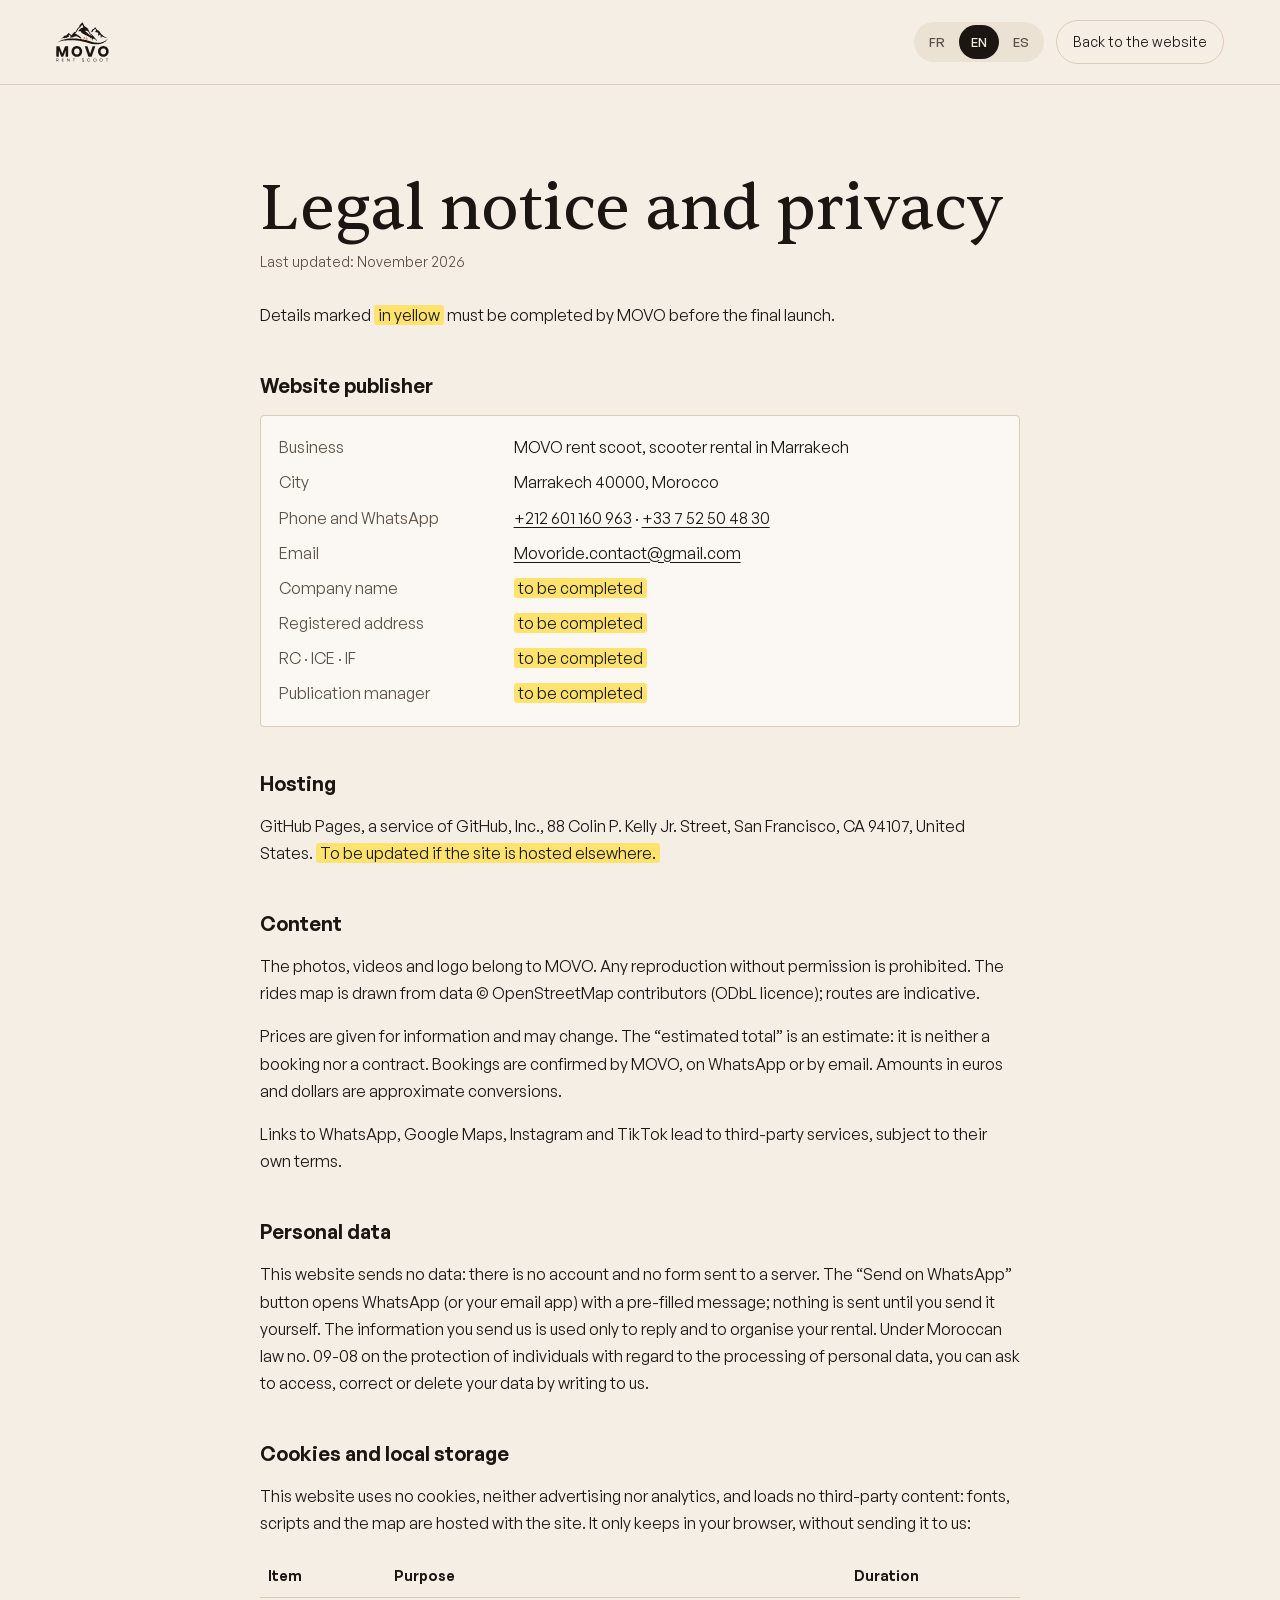
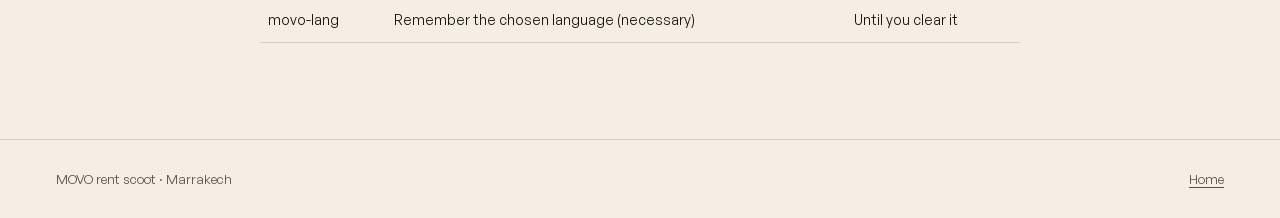
<file: mentions-legales.html>
<!doctype html>
<html lang="fr">
<head>
<meta charset="utf-8">
<meta name="viewport" content="width=device-width, initial-scale=1">
<title>Mentions légales · MOVO</title>
<meta name="robots" content="noindex">
<meta name="theme-color" content="#f4eee5">
<link rel="icon" href="favicon.svg" type="image/svg+xml">
<link rel="stylesheet" href="css/fonts.css?v=1">
<link rel="stylesheet" href="css/legal.css?v=1">
<style>
  :root { --c-bg: #f4eee5; --c-card: #fbf8f3; --c-ink: #1b1612; --c-mute: #5b5047; --c-line: #d9ccb9; --c-acc: #1b1612; --c-acc-ink: #f4eee5; --r: 4px; --f-d: 'Sentient', Georgia, serif; --f-b: 'General Sans', system-ui, sans-serif; }
  body { background: var(--c-bg); color: var(--c-ink); }
  .langs { display: flex; gap: 2px; padding: 3px; border-radius: 99px; background: #ebe2d4; }
  .langs button { min-width: 40px; height: 34px; border: 0; border-radius: 99px; background: none; font: 500 13px/1 var(--f-b); color: var(--c-mute); cursor: pointer; }
  .langs button[aria-pressed="true"] { background: var(--c-ink); color: var(--c-bg); }
  .legal-top .right { display: flex; gap: 12px; align-items: center; }
  .legal-brand img { height: 40px; width: auto; display: block; }
  :focus-visible { outline: 2px solid #cf5a18; outline-offset: 3px; }
  ::selection { background: var(--c-ink); color: var(--c-bg); }
  [data-l][hidden] { display: none; }
</style>
</head>
<body class="legal-page">
<header class="legal-top">
  <a class="legal-brand" href="index.html" aria-label="MOVO"><img src="assets/logo.svg" width="120" height="90" alt="MOVO rent scoot"></a>
  <div class="right">
    <div class="langs" role="group" aria-label="Langue"><button type="button" data-lang="fr">FR</button><button type="button" data-lang="en">EN</button><button type="button" data-lang="es">ES</button></div>
    <a class="legal-back" href="index.html" data-t="back">Retour au site</a>
  </div>
</header>

<main class="legal">
<article data-l="fr" lang="fr">
  <h1>Mentions légales et confidentialité</h1>
  <p class="upd">Dernière mise à jour : novembre 2026</p>
  <p>Les données marquées <mark>en jaune</mark> doivent être complétées par MOVO avant la mise en ligne définitive.</p>
  <h2>Éditeur du site</h2>
  <dl>
    <dt>Activité</dt><dd>MOVO rent scoot, location de scooters à Marrakech</dd>
    <dt>Ville</dt><dd>Marrakech 40000, Maroc</dd>
    <dt>Téléphone et WhatsApp</dt><dd><a href="tel:+212601160963">+212 601 160 963</a> · <a href="tel:+33752504830">+33 7 52 50 48 30</a></dd>
    <dt>E-mail</dt><dd><a href="mailto:Movoride.contact@gmail.com">Movoride.contact@gmail.com</a></dd>
    <dt>Raison sociale</dt><dd><mark>à compléter</mark></dd>
    <dt>Adresse du siège</dt><dd><mark>à compléter</mark></dd>
    <dt>RC · ICE · IF</dt><dd><mark>à compléter</mark></dd>
    <dt>Responsable de la publication</dt><dd><mark>à compléter</mark></dd>
  </dl>
  <h2>Hébergement</h2>
  <p>GitHub Pages, service de GitHub, Inc., 88 Colin P. Kelly Jr. Street, San Francisco, CA 94107, États-Unis. <mark>À mettre à jour si le site est hébergé ailleurs.</mark></p>
  <h2>Contenus</h2>
  <p>Les photos, les vidéos et le logo appartiennent à MOVO. Toute reproduction sans autorisation est interdite. La carte des balades est dessinée à partir des données © contributeurs OpenStreetMap (licence ODbL) ; les tracés sont indicatifs.</p>
  <p>Les prix sont donnés à titre indicatif et peuvent changer. Le « total estimé » est une estimation : ce n’est ni une réservation ni un contrat. La réservation est confirmée par MOVO, sur WhatsApp ou par e-mail. Les montants en euros et en dollars sont des conversions approximatives.</p>
  <p>Les liens vers WhatsApp, Google Maps, Instagram et TikTok mènent à des services tiers, soumis à leurs propres conditions.</p>
  <h2 id="donnees">Données personnelles</h2>
  <p>Ce site n’envoie aucune donnée : il n’y a ni compte ni formulaire transmis à un serveur. Le bouton « Envoyer sur WhatsApp » ouvre WhatsApp (ou votre messagerie) avec un message prérempli ; rien n’est envoyé tant que vous ne l’envoyez pas vous-même. Les informations que vous nous adressez servent uniquement à vous répondre et à organiser votre location. Conformément à la loi n° 09-08 relative à la protection des personnes physiques à l’égard du traitement des données à caractère personnel, vous pouvez demander l’accès, la rectification ou la suppression de vos données en nous écrivant.</p>
  <h2 id="cookies">Cookies et stockage local</h2>
  <p>Ce site n’utilise aucun cookie, ni publicitaire ni de mesure d’audience, et ne charge aucun contenu de tiers : les polices, les scripts et la carte sont hébergés avec le site. Il garde seulement dans votre navigateur, sans nous le transmettre :</p>
  <table>
    <thead><tr><th>Élément</th><th>Rôle</th><th>Durée</th></tr></thead>
    <tbody><tr><td>movo-lang</td><td>Retenir la langue choisie (nécessaire)</td><td>Jusqu’à ce que vous l’effaciez</td></tr></tbody>
  </table>
</article>

<article data-l="en" lang="en" hidden>
  <h1>Legal notice and privacy</h1>
  <p class="upd">Last updated: November 2026</p>
  <p>Details marked <mark>in yellow</mark> must be completed by MOVO before the final launch.</p>
  <h2>Website publisher</h2>
  <dl>
    <dt>Business</dt><dd>MOVO rent scoot, scooter rental in Marrakech</dd>
    <dt>City</dt><dd>Marrakech 40000, Morocco</dd>
    <dt>Phone and WhatsApp</dt><dd><a href="tel:+212601160963">+212 601 160 963</a> · <a href="tel:+33752504830">+33 7 52 50 48 30</a></dd>
    <dt>Email</dt><dd><a href="mailto:Movoride.contact@gmail.com">Movoride.contact@gmail.com</a></dd>
    <dt>Company name</dt><dd><mark>to be completed</mark></dd>
    <dt>Registered address</dt><dd><mark>to be completed</mark></dd>
    <dt>RC · ICE · IF</dt><dd><mark>to be completed</mark></dd>
    <dt>Publication manager</dt><dd><mark>to be completed</mark></dd>
  </dl>
  <h2>Hosting</h2>
  <p>GitHub Pages, a service of GitHub, Inc., 88 Colin P. Kelly Jr. Street, San Francisco, CA 94107, United States. <mark>To be updated if the site is hosted elsewhere.</mark></p>
  <h2>Content</h2>
  <p>The photos, videos and logo belong to MOVO. Any reproduction without permission is prohibited. The rides map is drawn from data © OpenStreetMap contributors (ODbL licence); routes are indicative.</p>
  <p>Prices are given for information and may change. The “estimated total” is an estimate: it is neither a booking nor a contract. Bookings are confirmed by MOVO, on WhatsApp or by email. Amounts in euros and dollars are approximate conversions.</p>
  <p>Links to WhatsApp, Google Maps, Instagram and TikTok lead to third-party services, subject to their own terms.</p>
  <h2>Personal data</h2>
  <p>This website sends no data: there is no account and no form sent to a server. The “Send on WhatsApp” button opens WhatsApp (or your email app) with a pre-filled message; nothing is sent until you send it yourself. The information you send us is used only to reply and to organise your rental. Under Moroccan law no. 09-08 on the protection of individuals with regard to the processing of personal data, you can ask to access, correct or delete your data by writing to us.</p>
  <h2>Cookies and local storage</h2>
  <p>This website uses no cookies, neither advertising nor analytics, and loads no third-party content: fonts, scripts and the map are hosted with the site. It only keeps in your browser, without sending it to us:</p>
  <table>
    <thead><tr><th>Item</th><th>Purpose</th><th>Duration</th></tr></thead>
    <tbody><tr><td>movo-lang</td><td>Remember the chosen language (necessary)</td><td>Until you clear it</td></tr></tbody>
  </table>
</article>

<article data-l="es" lang="es" hidden>
  <h1>Aviso legal y privacidad</h1>
  <p class="upd">Última actualización: noviembre de 2026</p>
  <p>Los datos marcados <mark>en amarillo</mark> los tiene que completar MOVO antes de la publicación definitiva.</p>
  <h2>Titular de la web</h2>
  <dl>
    <dt>Actividad</dt><dd>MOVO rent scoot, alquiler de scooters en Marrakech</dd>
    <dt>Ciudad</dt><dd>Marrakech 40000, Marruecos</dd>
    <dt>Teléfono y WhatsApp</dt><dd><a href="tel:+212601160963">+212 601 160 963</a> · <a href="tel:+33752504830">+33 7 52 50 48 30</a></dd>
    <dt>Correo electrónico</dt><dd><a href="mailto:Movoride.contact@gmail.com">Movoride.contact@gmail.com</a></dd>
    <dt>Razón social</dt><dd><mark>pendiente</mark></dd>
    <dt>Domicilio social</dt><dd><mark>pendiente</mark></dd>
    <dt>RC · ICE · IF</dt><dd><mark>pendiente</mark></dd>
    <dt>Responsable de la publicación</dt><dd><mark>pendiente</mark></dd>
  </dl>
  <h2>Alojamiento</h2>
  <p>GitHub Pages, servicio de GitHub, Inc., 88 Colin P. Kelly Jr. Street, San Francisco, CA 94107, Estados Unidos. <mark>Actualizar si la web se aloja en otro sitio.</mark></p>
  <h2>Contenidos</h2>
  <p>Las fotos, los vídeos y el logotipo son de MOVO. Queda prohibida su reproducción sin permiso. El mapa de las rutas está dibujado con datos © colaboradores de OpenStreetMap (licencia ODbL); los trazados son orientativos.</p>
  <p>Los precios son orientativos y pueden cambiar. El «total estimado» es una estimación: no es una reserva ni un contrato. MOVO confirma la reserva por WhatsApp o por correo. Los importes en euros y dólares son conversiones aproximadas.</p>
  <p>Los enlaces a WhatsApp, Google Maps, Instagram y TikTok llevan a servicios de terceros, con sus propias condiciones.</p>
  <h2>Datos personales</h2>
  <p>Esta web no envía ningún dato: no hay cuentas ni formularios que se manden a un servidor. El botón «Enviar por WhatsApp» abre WhatsApp (o tu correo) con un mensaje ya escrito; no se envía nada hasta que lo envías tú. La información que nos mandas solo sirve para responderte y organizar tu alquiler. Según la ley marroquí n.º 09-08 sobre la protección de las personas físicas respecto al tratamiento de sus datos personales, puedes pedir el acceso, la rectificación o la supresión de tus datos escribiéndonos.</p>
  <h2>Cookies y almacenamiento local</h2>
  <p>Esta web no usa cookies, ni de publicidad ni de analítica, y no carga contenido de terceros: las fuentes, los scripts y el mapa están alojados con la web. Solo guarda en tu navegador, sin enviárnoslo:</p>
  <table>
    <thead><tr><th>Elemento</th><th>Función</th><th>Duración</th></tr></thead>
    <tbody><tr><td>movo-lang</td><td>Recordar el idioma elegido (necesario)</td><td>Hasta que lo borres</td></tr></tbody>
  </table>
</article>
</main>

<footer class="legal-foot">
  <span>MOVO rent scoot · Marrakech</span>
  <span class="legal-links"><a href="index.html" data-t="home">Accueil</a></span>
</footer>

<script>
// Muestra el bloque del idioma elegido en la web (mismo almacenamiento que js/i18n.js)
(() => {
  const KEY = 'movo-lang', L = ['fr', 'en', 'es'];
  const TX = { back: { fr: 'Retour au site', en: 'Back to the website', es: 'Volver a la web' }, home: { fr: 'Accueil', en: 'Home', es: 'Inicio' } };
  let lang = new URLSearchParams(location.search).get('lang');
  try { lang = lang || localStorage.getItem(KEY); } catch (_) {}
  const set = (l) => {
    if (!L.includes(l)) l = 'fr';
    document.documentElement.lang = l;
    document.title = { fr: 'Mentions légales · MOVO', en: 'Legal notice · MOVO', es: 'Aviso legal · MOVO' }[l];
    document.querySelectorAll('[data-l]').forEach((a) => { a.hidden = a.dataset.l !== l; });
    document.querySelectorAll('[data-lang]').forEach((b) => b.setAttribute('aria-pressed', String(b.dataset.lang === l)));
    document.querySelectorAll('[data-t]').forEach((el) => { el.textContent = TX[el.dataset.t][l]; });
    try { localStorage.setItem(KEY, l); } catch (_) {}
  };
  document.addEventListener('click', (e) => { const b = e.target.closest('[data-lang]'); if (b) set(b.dataset.lang); });
  set(lang || 'fr');
})();
</script>
</body>
</html>
</file>
<file: css/fonts.css>
/* Sentient y General Sans (Indian Type Foundry, Fontshare, licencia ITF Free Font License), alojadas en local */
@font-face { font-family: 'Sentient'; src: url('../assets/fonts/sentient-300.woff2') format('woff2'); font-weight: 300; font-style: normal; font-display: swap; }
@font-face { font-family: 'Sentient'; src: url('../assets/fonts/sentient-300i.woff2') format('woff2'); font-weight: 300; font-style: italic; font-display: swap; }
@font-face { font-family: 'Sentient'; src: url('../assets/fonts/sentient-400.woff2') format('woff2'); font-weight: 400; font-style: normal; font-display: swap; }
@font-face { font-family: 'Sentient'; src: url('../assets/fonts/sentient-400i.woff2') format('woff2'); font-weight: 400; font-style: italic; font-display: swap; }
@font-face { font-family: 'Sentient'; src: url('../assets/fonts/sentient-500.woff2') format('woff2'); font-weight: 500; font-style: normal; font-display: swap; }
@font-face { font-family: 'Sentient'; src: url('../assets/fonts/sentient-700.woff2') format('woff2'); font-weight: 700; font-style: normal; font-display: swap; }
@font-face { font-family: 'General Sans'; src: url('../assets/fonts/general-400.woff2') format('woff2'); font-weight: 400; font-style: normal; font-display: swap; }
@font-face { font-family: 'General Sans'; src: url('../assets/fonts/general-500.woff2') format('woff2'); font-weight: 500; font-style: normal; font-display: swap; }
@font-face { font-family: 'General Sans'; src: url('../assets/fonts/general-600.woff2') format('woff2'); font-weight: 600; font-style: normal; font-display: swap; }
</file>
<file: css/style.css>
/* MOVO · «La ville à ton rythme»
   Paleta: cal de Marrakech, arena, tinta, tierra ocre de las murallas y el naranja del scooter de su logo (único acento).
   Tipos: Sentient (títulos y cifras) + General Sans (texto e interfaz). Retícula centrada sobre un eje. */

:root {
  --chaux: #f4eee5;
  --sable: #ebe2d4;
  --pierre: #d9ccb9;
  --terre: #a9512f;
  --terre-d: #8f4227;
  --ink: #1b1612;
  --ink-2: #5b5047;
  --line: rgba(27, 22, 18, .14);
  --line-2: rgba(27, 22, 18, .26);
  --orange: #e1702b;      /* el del scooter del logo: solo en el logo y adornos */
  --route: #cf5a18;       /* naranja con 3,5:1 sobre la cal, para trazos */
  --orange-ink: #a94a13;  /* naranja legible como texto (4,9:1) */
  --nuit: #101114;
  --palm: #9bab84;
  --palm-2: #c3cbb0;
  --eau: #9ec3c6;
  --f-d: 'Sentient', 'Iowan Old Style', 'Palatino Linotype', Georgia, serif;
  --f-b: 'General Sans', 'Segoe UI', system-ui, -apple-system, sans-serif;
  --ease-out: cubic-bezier(.23, 1, .32, 1);
  --ease-io: cubic-bezier(.77, 0, .175, 1);
  --gut: clamp(16px, 4vw, 48px);
  --max: 1320px;
  --sec: clamp(72px, 9vw, 136px);
  --bar: 36px;
  --nav: 84px;
}

*, *::before, *::after { box-sizing: border-box; }
html { -webkit-text-size-adjust: 100%; text-size-adjust: 100%; overflow-x: clip; scroll-padding-top: calc(var(--nav) + 12px); }
body { margin: 0; background: var(--chaux); color: var(--ink); font: 400 17px/1.6 var(--f-b); -webkit-font-smoothing: antialiased; -moz-osx-font-smoothing: grayscale; overflow-x: clip; }
img, video, svg { display: block; max-width: 100%; }
img, video { height: auto; }
a { color: inherit; }
button { font: inherit; color: inherit; cursor: pointer; }
h1, h2, h3, p, ul, ol, figure, blockquote { margin: 0; }
ul, ol { padding: 0; list-style: none; }
[hidden] { display: none !important; }
::selection { background: var(--ink); color: var(--chaux); }
:focus-visible { outline: 2px solid var(--route); outline-offset: 3px; border-radius: 4px; }
html { scrollbar-color: var(--pierre) var(--chaux); }
::-webkit-scrollbar { width: 11px; height: 11px; }
::-webkit-scrollbar-track { background: var(--chaux); }
::-webkit-scrollbar-thumb { background: var(--pierre); border: 3px solid var(--chaux); border-radius: 99px; }
input, select, textarea { font: inherit; color: inherit; caret-color: var(--route); accent-color: var(--ink); }

.wrap { width: 100%; max-width: calc(var(--max) + var(--gut) * 2); margin-inline: auto; padding-inline: var(--gut); }
.vh { position: absolute !important; width: 1px; height: 1px; padding: 0; margin: -1px; overflow: hidden; clip: rect(0 0 0 0); white-space: nowrap; border: 0; }
.skip { position: fixed; z-index: 100; left: 12px; top: 12px; padding: 10px 16px; background: var(--ink); color: var(--chaux); border-radius: 99px; text-decoration: none; translate: 0 -160%; transition: translate .25s var(--ease-out); }
.skip:focus { translate: 0 0; }

/* ---------- tipografía ---------- */
h1, h2, .from b, .sum-total b, .price b, .duo-price b, .rev-score b { font-family: var(--f-d); font-weight: 300; letter-spacing: -.02em; }
h1 { font-size: clamp(42px, 4.6vw, 70px); line-height: 1.02; text-wrap: balance; }
h2 { font-size: clamp(34px, 4.2vw, 60px); line-height: 1.04; text-wrap: balance; }
h3, h4 { margin: 0; font: 500 19px/1.3 var(--f-b); letter-spacing: -.005em; }
.lead { font-size: clamp(17px, 1.25vw, 18.5px); color: var(--ink-2); text-wrap: pretty; }
.sec { padding-block: var(--sec); }
.sec-h { max-width: 760px; margin: 0 auto clamp(40px, 5vw, 64px); text-align: center; }
.sec-h p { max-width: 58ch; margin: 18px auto 0; color: var(--ink-2); text-wrap: pretty; }

/* ---------- botones y enlaces ---------- */
.btn { --h: 52px; display: inline-flex; align-items: center; justify-content: center; gap: 10px; min-height: var(--h); padding: 0 26px; border-radius: 999px; border: 1px solid transparent; font: 500 15.5px/1.15 var(--f-b); letter-spacing: .005em; text-decoration: none; text-align: center; white-space: nowrap; transition: transform .16s var(--ease-out), background-color .25s ease, color .25s ease, border-color .25s ease, box-shadow .25s ease; }
.btn svg { width: 19px; height: 19px; flex: none; }
.btn:active { transform: scale(.97); }
.btn-ink { background: var(--ink); color: var(--chaux); }
.btn-line { border-color: var(--line-2); color: var(--ink); background: transparent; }
.btn-sm { --h: 42px; padding: 0 20px; font-size: 14.5px; }
.btn-lg { --h: 72px; padding: 0 30px; gap: 14px; text-align: left; }
.btn-lg svg { width: 24px; height: 24px; }
.btn-lg span { display: grid; gap: 2px; }
.btn-lg small { font: 400 13.5px/1.2 var(--f-b); opacity: .72; letter-spacing: .02em; font-variant-numeric: tabular-nums; }
.lnk { text-decoration: none; background: linear-gradient(currentColor, currentColor) 0 100% / 100% 1px no-repeat; padding-bottom: 2px; transition: background-size .35s var(--ease-out); }
@media (hover: hover) and (pointer: fine) {
  .btn:hover { transform: translateY(-1px); }
  .btn:active { transform: scale(.97); }
  .btn-ink:hover { background: #000; box-shadow: 0 10px 24px -14px rgba(27, 22, 18, .7); }
  .btn-line:hover { border-color: var(--ink); background: var(--ink); color: var(--chaux); }
  .lnk:hover { background-size: 0 1px; background-position: 100% 100%; }
}

/* ---------- cabecera ---------- */
.hd { position: sticky; top: calc(var(--bar) * -1); z-index: 50; background: color-mix(in srgb, var(--chaux) 92%, transparent); -webkit-backdrop-filter: saturate(1.4) blur(12px); backdrop-filter: saturate(1.4) blur(12px); transition: box-shadow .3s ease; }
.hd.stuck { box-shadow: 0 1px 0 var(--line); }
.bar { height: var(--bar); background: var(--ink); color: var(--chaux); font: 500 12.5px/1 var(--f-b); letter-spacing: .04em; }
.bar-in { height: 100%; display: grid; grid-template-columns: 1fr auto 1fr; align-items: center; gap: 16px; }
.bar-l { justify-self: start; }
.bar-c { justify-self: center; opacity: .8; }
.langs { justify-self: end; display: flex; gap: 2px; }
.langs button { min-width: 36px; height: 26px; padding: 0 8px; border: 0; border-radius: 99px; background: none; color: inherit; font: 600 11.5px/1 var(--f-b); letter-spacing: .08em; opacity: .6; transition: opacity .2s, background-color .2s; }
.langs button[aria-pressed="true"] { opacity: 1; background: rgba(244, 238, 229, .14); }
.nav { height: var(--nav); display: grid; grid-template-columns: 1fr auto 1fr; align-items: center; gap: 24px; }
.nav-side { display: flex; align-items: center; gap: clamp(18px, 2.4vw, 34px); font-weight: 500; font-size: 15px; }
.nav-l { justify-self: start; }
.nav-r { justify-self: end; }
.nav-side a:not(.btn) { text-decoration: none; position: relative; padding: 6px 0; }
.nav-side a:not(.btn)::after { content: ""; position: absolute; left: 0; right: 0; bottom: 0; height: 1px; background: currentColor; transform: scaleX(0); transform-origin: right; transition: transform .35s var(--ease-out); }
@media (hover: hover) and (pointer: fine) { .nav-side a:not(.btn):hover::after { transform: scaleX(1); transform-origin: left; } }
.brand { justify-self: center; display: block; padding: 4px; }
.logo { height: 56px; width: auto; overflow: visible; }
.logo .lg-peaks, .logo .lg-road, .logo .lg-word { fill: var(--ink); }
.logo .lg-scoot { fill: var(--orange); transform-box: view-box; }
.logo .lg-ride { stroke: none; }
.menu-btn, .wa-ico { display: none; }
.menu { border-top: 1px solid var(--line); background: var(--chaux); }
.menu-in { display: grid; padding-block: 12px 24px; }
.menu-in a { padding: 14px 0; border-bottom: 1px solid var(--line); text-decoration: none; font: 300 30px/1.1 var(--f-d); letter-spacing: -.01em; }

/* ---------- portada ---------- */
.hero { padding: clamp(20px, 2.6vw, 36px) 0 clamp(48px, 6vw, 88px); }
.hero-grid { display: grid; grid-template-columns: 1fr auto 1fr; gap: clamp(24px, 3.4vw, 60px); align-items: end; }
.hero-txt { display: grid; gap: 22px; padding-bottom: 4px; container-type: inline-size; }
.hero-txt h1 { font-size: clamp(40px, 17.2cqi, 66px); }
.hero-txt .lead { max-width: 34ch; }
.ctas { display: flex; flex-wrap: wrap; gap: 10px; }
.hero-ph { position: relative; height: clamp(480px, calc(100svh - var(--nav) - var(--bar) - 64px), 760px); aspect-ratio: 4 / 5; overflow: hidden; background: var(--sable); }
.hero-ph img { width: 100%; height: 100%; object-fit: cover; }
.hero-info { display: grid; gap: 22px; justify-items: start; padding-bottom: 4px; }
.from { display: flex; align-items: baseline; flex-wrap: wrap; gap: 6px 10px; color: var(--ink-2); font-weight: 500; }
.from b { color: var(--ink); font-size: clamp(64px, 6.4vw, 104px); line-height: .82; }
.incl { display: grid; gap: 0; width: 100%; border-top: 1px solid var(--line); }
.incl li { display: flex; align-items: center; gap: 12px; padding: 12px 0; border-bottom: 1px solid var(--line); font-weight: 500; }
.incl svg, .sum-deliv svg { width: 22px; height: 22px; flex: none; fill: none; stroke: currentColor; stroke-width: 1.6; stroke-linecap: round; stroke-linejoin: round; }
.rating { display: inline-flex; align-items: center; gap: 12px; min-height: 44px; text-decoration: none; color: var(--ink-2); }
.rating b { color: var(--ink); font-weight: 600; }
.stars { display: inline-flex; gap: 3px; }
.stars i { width: 14px; height: 14px; background: var(--ink); clip-path: polygon(50% 0, 61.8% 35.3%, 100% 35.3%, 69.1% 57.1%, 80.9% 92.7%, 50% 70.9%, 19.1% 92.7%, 30.9% 57.1%, 0 35.3%, 38.2% 35.3%); }
.stars i.part { background: linear-gradient(90deg, var(--ink) 70%, var(--pierre) 70%); }
@media (hover: hover) and (pointer: fine) { .rating:hover span span { text-decoration: underline; text-underline-offset: 3px; } }

/* ---------- flota ---------- */
.fleet-grid { display: grid; grid-template-columns: 1fr 1fr; gap: clamp(16px, 2.4vw, 32px); }
.model { background: var(--sable); display: grid; grid-template-rows: auto 1fr; }
.model-ph { position: relative; aspect-ratio: 1; overflow: hidden; background: var(--pierre); }
.model-ph img { position: absolute; inset: 0; width: 100%; height: 100%; object-fit: cover; opacity: 0; }
.model-ph img.on { opacity: 1; }
.model-ph[data-fade] img { transition: opacity .45s ease; }
.model-ph .gloss { position: absolute; inset: 0; pointer-events: none; background: linear-gradient(105deg, transparent 38%, rgba(255, 255, 255, .34) 48%, rgba(255, 255, 255, 0) 58%); translate: -110% 0; }
.model-body { display: grid; justify-items: center; align-content: start; gap: 12px; padding: clamp(22px, 2.6vw, 36px) clamp(18px, 2.6vw, 36px) clamp(26px, 3vw, 40px); text-align: center; }
.model-body h3 { font: 300 clamp(26px, 2.4vw, 34px)/1.1 var(--f-d); letter-spacing: -.015em; }
.tags { color: var(--ink-2); font-size: 15px; }
.price { display: flex; align-items: baseline; gap: 10px; margin-top: 4px; }
.price s { color: var(--ink-2); font-size: 18px; text-decoration-thickness: 1px; }
.price b { font-size: 56px; line-height: 1; }
.price span { color: var(--ink-2); font-weight: 500; font-size: 15px; }
.model-body .btn { margin-top: 10px; }
.sw { display: flex; align-items: center; justify-content: center; gap: 10px; min-height: 34px; }
.sw button { position: relative; width: 30px; height: 30px; padding: 0; border-radius: 50%; border: 0; background: conic-gradient(from -45deg, var(--a) 0 50%, var(--b) 0 100%); box-shadow: inset 0 0 0 1px rgba(27, 22, 18, .2); transition: transform .2s var(--ease-out); }
.sw button::after { content: ""; position: absolute; inset: -5px; border-radius: 50%; border: 1px solid var(--ink); opacity: 0; transform: scale(.85); transition: opacity .25s, transform .3s var(--ease-out); }
.sw button[aria-checked="true"]::after { opacity: 1; transform: scale(1); }
.sw button::before { content: ""; position: absolute; inset: -7px; border-radius: 50%; }
.sw button:active { transform: scale(.92); }
.sw-name { min-width: 7.5em; text-align: left; font-size: 14px; color: var(--ink-2); }
.duo { display: grid; grid-template-columns: 1fr auto 1fr; align-items: center; gap: 24px; margin-top: clamp(16px, 2.4vw, 32px); padding: 22px clamp(20px, 3vw, 40px); border: 1px solid var(--line-2); }
.duo-txt { justify-self: start; max-width: 44ch; color: var(--ink-2); }
.duo-txt b { color: var(--ink); font-weight: 600; margin-right: 6px; }
.duo-price { display: flex; align-items: baseline; gap: 8px; color: var(--ink-2); font-weight: 500; }
.duo-price b { color: var(--ink); font-size: 48px; line-height: 1; }
.duo .btn { justify-self: end; }
@media (hover: hover) and (pointer: fine) { .model-ph img { transition: scale .8s var(--ease-out), opacity .45s ease; } .model:hover .model-ph img { scale: 1.025; } }

/* ---------- precio ---------- */
.price-sec { background: var(--sable); }
.calc { display: grid; grid-template-columns: minmax(0, 1.12fr) minmax(0, .88fr); gap: clamp(16px, 2.4vw, 32px); }
.calc-l, .calc-r { background: var(--chaux); padding: clamp(22px, 3vw, 44px); }
.calc-l { display: grid; align-content: start; gap: clamp(22px, 3vw, 36px); }
.seg { justify-self: center; display: inline-grid; grid-auto-flow: column; grid-auto-columns: 1fr; padding: 4px; border-radius: 99px; background: var(--sable); }
.seg button { min-height: 44px; padding: 0 22px; border: 0; border-radius: 99px; background: none; font-weight: 500; font-size: 15px; color: var(--ink-2); transition: background-color .25s ease, color .25s ease; }
.seg button[aria-checked="true"] { background: var(--ink); color: var(--chaux); }
.days { display: grid; grid-template-columns: auto 1fr auto; align-items: center; gap: 16px; }
.step { width: 52px; height: 52px; border-radius: 50%; border: 1px solid var(--line-2); background: none; display: grid; place-items: center; transition: background-color .2s, color .2s, transform .16s var(--ease-out); }
.step svg { width: 22px; height: 22px; fill: none; stroke: currentColor; stroke-width: 1.6; stroke-linecap: round; }
.step:active { transform: scale(.94); }
.step:disabled { opacity: .35; cursor: default; }
@media (hover: hover) and (pointer: fine) { .step:not(:disabled):hover { background: var(--ink); color: var(--chaux); } }
.days-n { text-align: center; font: 300 clamp(44px, 4.2vw, 60px)/1 var(--f-d); letter-spacing: -.02em; font-variant-numeric: lining-nums tabular-nums; }
.days-n span { font: 500 16px/1 var(--f-b); letter-spacing: 0; color: var(--ink-2); margin-left: 4px; }
.chart { position: relative; padding-top: 44px; }
.bars { display: grid; grid-template-columns: repeat(30, 1fr); align-items: end; gap: clamp(2px, .4vw, 5px); height: clamp(150px, 15vw, 200px); }
.bars i { display: block; height: calc(var(--h) * 1%); border-radius: 99px 99px 2px 2px; background: var(--pierre); transition: background-color .25s ease, height .5s var(--ease-out); }
.bars i.on { background: var(--ink); }
.bars i.cur { background: var(--route); }
.chart input[type="range"] { position: absolute; left: 0; right: 0; bottom: 30px; top: 0; width: 100%; height: auto; margin: 0; opacity: 0; cursor: grab; touch-action: pan-y; }
.chart input[type="range"]:active { cursor: grabbing; }
.chart input[type="range"]:focus-visible + .ride svg { outline: 2px solid var(--route); outline-offset: 4px; border-radius: 6px; }
.ride { position: absolute; left: 0; top: 0; width: 100%; height: 0; pointer-events: none; }
.ride svg { position: absolute; width: 44px; height: auto; left: calc(var(--x, 0) * 1%); top: var(--y, 0px); translate: -50% -100%; fill: var(--orange); transition: left .35s var(--ease-out), top .35s var(--ease-out); }
.chart.drag .ride svg { transition: none; }
.ticks { position: relative; height: 22px; margin-top: 8px; font: 500 12.5px/22px var(--f-b); color: var(--ink-2); font-variant-numeric: tabular-nums; }
.ticks span { position: absolute; left: calc((var(--d) - .5) / 30 * 100%); translate: -50% 0; }
.chart-cap { display: flex; align-items: center; gap: 8px; margin-top: 10px; font-size: 13.5px; color: var(--ink-2); justify-content: center; }
.chart-cap .dot { width: 10px; height: 10px; border-radius: 3px; background: var(--ink); }
.calc-r { display: grid; align-content: start; gap: 6px; }
.sum-k { font-weight: 500; color: var(--ink-2); }
.sum-total { display: flex; align-items: baseline; gap: 10px; }
.sum-total b { font-size: clamp(60px, 5.6vw, 84px); line-height: 1; font-variant-numeric: lining-nums tabular-nums; }
.sum-total span { font-weight: 500; color: var(--ink-2); }
.sum-per { font-weight: 500; }
.sum-fx, .sum-save { color: var(--ink-2); font-size: 15.5px; }
.sum-fx span { font-size: 13.5px; }
.sum-deliv { display: flex; align-items: center; gap: 10px; margin-top: 8px; padding: 12px 14px; background: var(--sable); font-weight: 500; font-size: 15.5px; }
.sum-deliv.off { display: none; }
.ask { display: grid; gap: 18px; margin-top: 22px; padding-top: 22px; border-top: 1px solid var(--line); }
.f-row { display: grid; gap: 8px; margin: 0; padding: 0; border: 0; min-width: 0; }
.f-row label, .f-row legend { padding: 0; font-weight: 500; font-size: 14.5px; }
.f-row input[type="date"] { width: 100%; min-height: 50px; padding: 0 14px; border: 1px solid var(--line-2); border-radius: 10px; background: #fffdf9; }
.pick { display: flex; flex-wrap: wrap; gap: 8px; }
.pick label { position: relative; display: inline-flex; align-items: center; min-height: 42px; padding: 0 16px; border: 1px solid var(--line-2); border-radius: 99px; font-weight: 500; font-size: 14.5px; cursor: pointer; transition: background-color .2s, color .2s, border-color .2s, opacity .2s; }
.pick input { position: absolute; opacity: 0; inset: 0; margin: 0; cursor: pointer; }
.pick label:has(input:checked) { background: var(--ink); border-color: var(--ink); color: var(--chaux); }
.pick label:has(input:focus-visible) { outline: 2px solid var(--route); outline-offset: 2px; }
.pick label:has(input:disabled) { opacity: .4; cursor: not-allowed; }
.hint { font-size: 13.5px; color: var(--ink-2); }
.msg { padding: 16px 18px; background: var(--sable); border-radius: 2px; }
.msg-k { font-weight: 500; font-size: 13.5px; color: var(--ink-2); margin-bottom: 6px; }
.msg-t { font: italic 300 18px/1.45 var(--f-d); }
.msg-t mark { background: none; color: var(--orange-ink); font-style: normal; font-weight: 400; }
.ask-btns { display: grid; gap: 12px; justify-items: start; }
.alt-send { font-size: 14.5px; color: var(--ink-2); }
.alt-send a { color: var(--ink); }

/* ---------- recogida ---------- */
.spots { display: grid; grid-template-columns: repeat(3, 1fr); border-top: 1px solid var(--line-2); border-bottom: 1px solid var(--line-2); }
.spot { display: grid; justify-items: center; align-content: start; gap: 12px; padding: clamp(28px, 3.4vw, 48px) clamp(16px, 2.4vw, 36px); text-align: center; }
.spot + .spot { border-left: 1px solid var(--line); }
.spot-ico { width: 52px; height: 52px; fill: none; stroke: var(--terre); stroke-width: 1.5; stroke-linecap: round; stroke-linejoin: round; margin-bottom: 6px; }
.spot h3 { font: 300 clamp(24px, 2.2vw, 30px)/1.12 var(--f-d); letter-spacing: -.01em; }
.spot p { max-width: 30ch; color: var(--ink-2); }
.spot .lnk { margin-top: 6px; font-weight: 500; font-size: 15px; }

/* ---------- mapa de los paseos ---------- */
.tour { padding-top: 0; }
.tabs { display: flex; justify-content: center; flex-wrap: wrap; gap: 8px; margin-bottom: clamp(24px, 3vw, 40px); }
.tabs button { min-height: 46px; padding: 0 22px; border-radius: 99px; border: 1px solid var(--line-2); background: none; font-weight: 500; font-size: 15px; transition: background-color .25s, color .25s, border-color .25s; }
.tabs button[aria-selected="true"] { background: var(--ink); border-color: var(--ink); color: var(--chaux); }
@media (hover: hover) and (pointer: fine) { .tabs button:not([aria-selected="true"]):hover { border-color: var(--ink); } }
.tour-grid { display: grid; grid-template-columns: minmax(0, 1.45fr) minmax(0, .8fr); gap: clamp(16px, 2.4vw, 32px); align-items: stretch; }
.map { position: relative; background: var(--sable); overflow: hidden; aspect-ratio: 1000 / 932; }
#map-svg { width: 100%; height: 100%; }
#roads-minor, #roads-trunk, #roads-primary, #roads-secondary, #roads-tertiary, #walls, #runway, #airport { fill: none; vector-effect: non-scaling-stroke; stroke-linecap: round; stroke-linejoin: round; }
#roads-minor { stroke: rgba(27, 22, 18, .1); stroke-width: .6; }
#roads-tertiary { stroke: rgba(27, 22, 18, .18); stroke-width: .8; }
#roads-secondary { stroke: rgba(27, 22, 18, .26); stroke-width: .9; }
#roads-primary { stroke: rgba(27, 22, 18, .42); stroke-width: 1.2; }
#roads-trunk { stroke: rgba(27, 22, 18, .5); stroke-width: 1.6; }
#walls { stroke: #dcab8f; stroke-width: 5; }
#parks { fill: var(--palm); opacity: .55; }
#groves { fill: var(--palm-2); opacity: .7; }
#water { fill: var(--eau); }
#airport { stroke: rgba(27, 22, 18, .3); stroke-width: 1; stroke-dasharray: 3 4; fill: rgba(27, 22, 18, .04); }
#runway { stroke: rgba(27, 22, 18, .35); stroke-width: 4; }
#ov .lbl { font: 600 11px/1 var(--f-b); letter-spacing: .14em; text-transform: uppercase; fill: var(--ink-2); paint-order: stroke; stroke: var(--sable); stroke-width: 3px; stroke-linejoin: round; }
#ov .lbl.big { font-size: 13px; fill: var(--ink); }
#ov .route { fill: none; stroke: var(--route); stroke-width: 3.5; stroke-linecap: round; stroke-linejoin: round; vector-effect: non-scaling-stroke; }
#ov .route-ghost { fill: none; stroke: var(--ink); stroke-width: 1.6; stroke-dasharray: 2 5; stroke-linecap: round; vector-effect: non-scaling-stroke; opacity: .55; }
#ov .stop circle { fill: var(--chaux); stroke: var(--ink); stroke-width: 1.4; vector-effect: non-scaling-stroke; transition: fill .2s; }
#ov .stop text { font: 600 11px/1 var(--f-b); fill: var(--ink); text-anchor: middle; dominant-baseline: central; }
#ov .stop.on circle, #ov .stop.hi circle { fill: var(--ink); }
#ov .stop.on text, #ov .stop.hi text { fill: var(--chaux); }
#ov .stop { opacity: 0; transition: opacity .35s ease; }
#ov .stop.seen { opacity: 1; }
#ov .pin path { fill: var(--terre); }
#ov .pin circle { fill: var(--chaux); }
#ov .rider path { fill: var(--orange); }
.map-cr { position: absolute; right: 10px; bottom: 8px; font-size: 11.5px; color: var(--ink-2); }
.map-cr a { color: inherit; }
.map-zoom { position: absolute; left: 12px; bottom: 12px; }
.map-zoom button { min-height: 44px; padding: 0 16px; border-radius: 99px; border: 1px solid var(--line-2); background: color-mix(in srgb, var(--chaux) 88%, transparent); font-weight: 500; font-size: 13.5px; }
.tour-panel { display: grid; align-content: start; gap: 14px; padding: clamp(22px, 3vw, 40px); border: 1px solid var(--line-2); }
.tour-panel h3 { font: 300 clamp(28px, 2.6vw, 38px)/1.08 var(--f-d); letter-spacing: -.015em; }
.r-meta { display: flex; flex-wrap: wrap; gap: 6px 18px; font-weight: 500; font-size: 14.5px; }
.r-meta span { display: inline-flex; gap: 6px; align-items: baseline; }
.r-meta i { font-style: normal; color: var(--ink-2); font-weight: 400; }
.r-tip { color: var(--ink-2); }
.stops { counter-reset: s; display: grid; margin: 6px 0 8px; border-top: 1px solid var(--line); }
.stops li { display: grid; grid-template-columns: 30px 1fr; gap: 12px; padding: 12px 0; border-bottom: 1px solid var(--line); cursor: default; transition: background-color .2s; }
.stops li::before { counter-increment: s; content: counter(s); width: 26px; height: 26px; border-radius: 50%; border: 1px solid var(--ink); display: grid; place-items: center; font: 600 12px/1 var(--f-b); margin-top: 1px; transition: background-color .2s, color .2s; }
.stops li.hi::before, .stops li.on::before { background: var(--ink); color: var(--chaux); }
.stops b { display: block; font-weight: 500; }
.stops span { display: block; color: var(--ink-2); font-size: 15px; line-height: 1.45; }
.tour-panel .btn { justify-self: start; }
.r-note { font-size: 13.5px; color: var(--ink-2); }

/* ---------- noche ---------- */
.night { background: var(--nuit); color: var(--chaux); }
.night-ph { position: relative; margin-inline: auto; width: min(100%, calc(84svh * 1440 / 1140)); aspect-ratio: 1440 / 1140; overflow: hidden; }
.night-ph img { width: 100%; height: 100%; object-fit: cover; }
.night-ph::after { content: ""; position: absolute; inset: 0; background: linear-gradient(180deg, var(--nuit) 0%, rgba(16, 17, 20, 0) 12%, rgba(16, 17, 20, 0) 88%, var(--nuit) 100%), linear-gradient(90deg, var(--nuit) 0%, rgba(16, 17, 20, 0) 10%, rgba(16, 17, 20, 0) 90%, var(--nuit) 100%); }
.night-txt { text-align: center; padding-top: var(--sec); padding-bottom: clamp(8px, 2vw, 24px); }
.night-txt h2 { color: #fff; }
.night-txt p { max-width: 52ch; margin: 16px auto 0; color: rgba(244, 238, 229, .82); }

/* ---------- cómo funciona ---------- */
.how-grid { display: grid; grid-template-columns: 1fr auto 1fr; gap: clamp(24px, 3.4vw, 60px); align-items: center; }
.col-h { font: 300 clamp(26px, 2.3vw, 34px)/1.1 var(--f-d); letter-spacing: -.015em; margin-bottom: clamp(18px, 2.2vw, 26px); }
.steps { counter-reset: st; display: grid; gap: 0; border-top: 1px solid var(--line-2); }
.steps li { display: grid; grid-template-columns: 44px 1fr; column-gap: 14px; padding: 18px 0; border-bottom: 1px solid var(--line); }
.steps li::before { counter-increment: st; content: counter(st); grid-row: span 2; font: 300 34px/1 var(--f-d); color: var(--orange-ink); }
.steps p { color: var(--ink-2); }
.how-vid { position: relative; height: clamp(440px, 46vw, 640px); aspect-ratio: 3 / 4; overflow: hidden; background: var(--sable); }
.how-vid video { width: 100%; height: 100%; object-fit: cover; }
.vid-btn { position: absolute; right: 12px; bottom: 12px; width: 44px; height: 44px; border-radius: 50%; border: 0; background: rgba(16, 17, 20, .55); color: #fff; display: grid; place-items: center; -webkit-backdrop-filter: blur(6px); backdrop-filter: blur(6px); }
.vid-btn svg { width: 18px; height: 18px; fill: none; stroke: currentColor; stroke-width: 2; stroke-linecap: round; stroke-linejoin: round; }
.vid-btn .i-play { display: none; fill: currentColor; stroke: none; }
.vid-btn[aria-pressed="true"] .i-pause { display: none; }
.vid-btn[aria-pressed="true"] .i-play { display: block; }
.nw { white-space: nowrap; }
.presets { display: grid; grid-template-columns: repeat(5, 1fr); gap: 8px; }
.presets button { display: grid; gap: 2px; justify-items: center; padding: 12px 6px; border: 1px solid var(--line-2); border-radius: 12px; background: none; transition: background-color .2s, color .2s, border-color .2s, transform .16s var(--ease-out); }
.presets b { font-weight: 500; font-size: 14.5px; }
.presets span { font-size: 13px; color: var(--ink-2); font-variant-numeric: tabular-nums; }
.presets button[aria-pressed="true"] { background: var(--ink); border-color: var(--ink); color: var(--chaux); }
.presets button[aria-pressed="true"] span { color: rgba(244, 238, 229, .75); }
.presets button:active { transform: scale(.97); }
@media (hover: hover) and (pointer: fine) { .presets button:not([aria-pressed="true"]):hover { border-color: var(--ink); } }
.good { display: grid; border-top: 1px solid var(--line-2); }
.good li { display: grid; gap: 2px; padding: 16px 0; border-bottom: 1px solid var(--line); }
.good b { font-weight: 500; }
.good span { color: var(--ink-2); }

/* ---------- opiniones ---------- */
.reviews { background: var(--sable); }
.rev-score { display: inline-flex; align-items: center; flex-wrap: wrap; justify-content: center; gap: 10px 14px; margin-top: 18px; color: var(--ink-2); font-weight: 500; }
.rev-score b { font-size: 48px; line-height: 1; color: var(--ink); }
.stars-lg i { width: 18px; height: 18px; }
.rev-grid { display: grid; grid-template-columns: repeat(3, 1fr); gap: clamp(12px, 1.8vw, 24px); }
.q { display: grid; align-content: space-between; gap: 22px; padding: clamp(22px, 2.6vw, 34px); background: var(--chaux); }
.q p { font: italic 300 clamp(18px, 1.5vw, 21px)/1.45 var(--f-d); text-wrap: pretty; }
.q footer { font-weight: 500; font-size: 15px; display: flex; align-items: center; gap: 10px; }
.q footer::before { content: ""; width: 22px; height: 1px; background: var(--ink); }
.rev-ph { overflow: hidden; background: var(--pierre); min-height: 280px; position: relative; }
.rev-ph img { position: absolute; inset: 0; width: 100%; height: 100%; object-fit: cover; }
.rev-src { display: flex; flex-wrap: wrap; justify-content: center; gap: 8px 18px; margin-top: clamp(28px, 3vw, 40px); font-size: 15px; color: var(--ink-2); }
.rev-src .lnk { color: var(--ink); font-weight: 500; }
.rev-tr:empty { display: none; }

/* ---------- preguntas ---------- */
.faq-grid { display: grid; grid-template-columns: 1fr 1fr; gap: 0 clamp(24px, 4vw, 64px); }
.faq-col { border-top: 1px solid var(--line-2); }
.faq details { border-bottom: 1px solid var(--line); }
.faq summary { position: relative; display: block; padding: 20px 44px 20px 0; list-style: none; cursor: pointer; font-weight: 500; font-size: 17.5px; }
.faq summary::-webkit-details-marker { display: none; }
.faq summary::before, .faq summary::after { content: ""; position: absolute; right: 8px; top: 50%; width: 16px; height: 1.5px; background: var(--ink); transition: transform .3s var(--ease-out); }
.faq summary::after { transform: rotate(90deg); }
.faq details[open] summary::after { transform: rotate(0deg); }
.faq details p { padding: 0 44px 22px 0; color: var(--ink-2); max-width: 62ch; }
.faq details[open] p { animation: faq-in .35s var(--ease-out); }
@keyframes faq-in { from { opacity: 0; translate: 0 -6px; } }

/* ---------- reservar ---------- */
.book { background: var(--terre); color: var(--chaux); }
.book-in { display: grid; justify-items: center; text-align: center; gap: 18px; }
.book-in h2 { color: #fff; }
.book-in > p { max-width: 54ch; color: rgba(244, 238, 229, .88); }
.book-btns { display: flex; flex-wrap: wrap; justify-content: center; gap: 12px; margin-top: 16px; }
.book .btn-ink { background: var(--chaux); color: var(--ink); }
.book .btn-line { border-color: rgba(244, 238, 229, .5); color: var(--chaux); }
@media (hover: hover) and (pointer: fine) {
  .book .btn-ink:hover { background: #fff; box-shadow: 0 12px 28px -16px rgba(0, 0, 0, .6); }
  .book .btn-line:hover { background: var(--chaux); color: var(--ink); border-color: var(--chaux); }
}
.book-more { display: flex; flex-wrap: wrap; justify-content: center; gap: 10px 28px; margin-top: 18px; font-size: 15px; }

/* ---------- pie ---------- */
.ft { background: var(--ink); color: rgba(244, 238, 229, .78); padding: clamp(56px, 7vw, 96px) 0 calc(40px + env(safe-area-inset-bottom)); }
.ft-in { display: grid; justify-items: center; text-align: center; gap: 18px; }
.ft-logo { width: 180px; height: auto; }
.ft-tag { color: var(--chaux); font: 300 22px/1.2 var(--f-d); }
.ft-nav { display: flex; flex-wrap: wrap; justify-content: center; gap: 8px 26px; margin-top: 8px; font-weight: 500; font-size: 15px; }
.ft-nav a { display: inline-block; padding: 10px 2px; text-decoration: none; color: var(--chaux); }
@media (hover: hover) and (pointer: fine) { .ft-nav a:hover { text-decoration: underline; text-underline-offset: 4px; } }
.ft-legal { margin-top: 18px; padding-top: 22px; border-top: 1px solid rgba(244, 238, 229, .14); width: 100%; font-size: 13.5px; }
.ft-legal a { color: inherit; }

/* ---------- barra móvil ---------- */
.mbar { display: none; }

/* ---------- arranque (solo si hay JS y se permite el movimiento) ---------- */
.js .hero-ph { clip-path: inset(0 50% 0 50%); }
.js .hero-txt > *, .js .hero-info > * { opacity: 0; translate: 0 18px; }
.js.ready .hero-ph { clip-path: inset(0 0 0 0); transition: clip-path 1.1s var(--ease-io); }
.js.ready .hero-ph img { animation: hero-zoom 1.8s var(--ease-out) both; }
.js.ready .hero-txt > *, .js.ready .hero-info > * { opacity: 1; translate: 0 0; transition: opacity .7s ease, translate .9s var(--ease-out); }
.js.ready .hero-txt > :nth-child(1) { transition-delay: .35s; } .js.ready .hero-txt > :nth-child(2) { transition-delay: .45s; } .js.ready .hero-txt > :nth-child(3) { transition-delay: .55s; }
.js.ready .hero-info > :nth-child(1) { transition-delay: .5s; } .js.ready .hero-info > :nth-child(2) { transition-delay: .6s; } .js.ready .hero-info > :nth-child(3) { transition-delay: .7s; }
@keyframes hero-zoom { from { scale: 1.08; } to { scale: 1; } }

/* ---------- tableta ---------- */
@media (max-width: 1180px) {
  .nav-side { gap: 18px; font-size: 14.5px; }
  .bar-c { display: none; }
  .bar-in { grid-template-columns: 1fr auto; }
  .hero-grid { grid-template-columns: 1fr 1fr; grid-template-areas: "txt txt" "ph info"; align-items: end; row-gap: 36px; }
  .hero-ph { grid-area: ph; height: auto; width: 100%; aspect-ratio: 4 / 5; }
  .hero-txt { grid-area: txt; max-width: 720px; }
  .hero-txt .lead { max-width: 52ch; }
  .hero-info { grid-area: info; align-self: end; }
  .how-grid { grid-template-columns: 1fr 1fr; grid-template-areas: "l v" "r v"; align-items: start; row-gap: 40px; }
  .how-l { grid-area: l; } .how-r { grid-area: r; } .how-vid { grid-area: v; height: auto; width: 100%; position: sticky; top: calc(var(--nav) + 20px); }
}

@media (max-width: 899px) {
  :root { --nav: 64px; --bar: 32px; }
  body { font-size: 16.5px; padding-bottom: calc(76px + env(safe-area-inset-bottom)); }
  .bar { font-size: 11.5px; }
  .nav { grid-template-columns: 1fr auto 1fr; gap: 8px; }
  .nav-side { display: none; }
  .menu-btn { display: inline-flex; align-items: center; gap: 10px; justify-self: start; height: 44px; padding: 0 4px; border: 0; background: none; font-weight: 500; font-size: 15px; }
  .menu-ico { position: relative; width: 22px; height: 12px; }
  .menu-ico i { position: absolute; left: 0; right: 0; height: 1.5px; background: currentColor; transition: transform .3s var(--ease-out), top .3s var(--ease-out); }
  .menu-ico i:first-child { top: 0; } .menu-ico i:last-child { top: 10px; }
  .menu-btn[aria-expanded="true"] .menu-ico i:first-child { top: 5px; transform: rotate(45deg); }
  .menu-btn[aria-expanded="true"] .menu-ico i:last-child { top: 5px; transform: rotate(-45deg); }
  .wa-ico { display: grid; place-items: center; justify-self: end; width: 44px; height: 44px; border-radius: 50%; background: var(--ink); color: var(--chaux); }
  .wa-ico svg { width: 21px; height: 21px; }
  .logo { height: 42px; }
  .hero-grid { column-gap: 28px; }
  .ctas .btn { flex: 1 1 auto; }
  .fleet-grid { grid-template-columns: 1fr; }
  .duo { grid-template-columns: 1fr; justify-items: center; text-align: center; gap: 14px; }
  .duo-txt, .duo .btn { justify-self: center; }
  .calc { grid-template-columns: 1fr; }
  .spots { grid-template-columns: 1fr; }
  .spot + .spot { border-left: 0; border-top: 1px solid var(--line); }
  .tour-grid { grid-template-columns: minmax(0, 1fr); }
  .presets { grid-template-columns: repeat(2, 1fr); }
  .presets [data-days="10"] { display: none; }
  .map { margin-inline: calc(var(--gut) * -1); }
  .how-grid { grid-template-columns: 1fr; grid-template-areas: "l" "v" "r"; }
  .how-vid { position: relative; top: 0; width: 100%; max-width: 440px; justify-self: center; }
  .rev-grid { grid-template-columns: 1fr 1fr; }
  .rev-grid .q { grid-column: 1 / -1; }
  .rev-ph { min-height: 0; aspect-ratio: 3 / 4; }
  .faq-grid { grid-template-columns: 1fr; }
  .faq-col + .faq-col { border-top: 0; }
  .btn-lg { width: 100%; justify-content: flex-start; }
  .mbar { position: fixed; z-index: 60; left: 0; right: 0; bottom: 0; display: grid; grid-template-columns: 1.4fr 1fr; gap: 8px; padding: 10px var(--gut) calc(10px + env(safe-area-inset-bottom)); background: color-mix(in srgb, var(--chaux) 94%, transparent); -webkit-backdrop-filter: blur(12px); backdrop-filter: blur(12px); border-top: 1px solid var(--line); translate: 0 110%; transition: translate .4s var(--ease-out); }
  .mbar.show { translate: 0 0; }
  .mbar .btn { --h: 50px; padding: 0 16px; }
}

/* portada en una columna solo en móviles; en tableta se queda foto | texto */
@media (max-width: 640px) {
  .hero { padding-top: 0; }
  .hero-grid { grid-template-columns: 1fr; grid-template-areas: "ph" "txt" "info"; row-gap: 0; }
  .hero-ph { width: auto; margin-inline: calc(var(--gut) * -1); aspect-ratio: auto; height: clamp(300px, 92vw, 460px); }
  .hero-ph img { object-position: 50% 30%; }
  .hero-txt { padding: 26px 0 0; gap: 18px; }
  .hero-txt h1 { font-size: clamp(38px, 10.4vw, 52px); }
  .hero-info { padding: 34px 0 0; }
  .js .hero-ph { clip-path: inset(0 0 0 0); }
  .js.ready .hero-ph { transition: none; }
}

@media (max-width: 520px) {
  .bar-l { font-size: 11px; letter-spacing: .02em; }
  .ctas { display: grid; }
  .btn { white-space: normal; padding-block: 10px; }
  .days { gap: 10px; }
  .step { width: 48px; height: 48px; }
  .seg button { padding: 0 14px; font-size: 14px; }
  .price b { font-size: 48px; }
  .tabs { flex-wrap: nowrap; overflow-x: auto; justify-content: flex-start; margin-inline: calc(var(--gut) * -1); padding-inline: var(--gut); scrollbar-width: none; }
  .tabs::-webkit-scrollbar { display: none; }
  .tabs button { flex: none; }
}

@media (prefers-reduced-motion: reduce) {
  *, *::before, *::after { animation-duration: .01ms !important; animation-iteration-count: 1 !important; transition-duration: .01ms !important; scroll-behavior: auto !important; }
  .js .hero-ph { clip-path: none; }
  .js .hero-txt > *, .js .hero-info > * { opacity: 1; translate: none; }
}

/* ---------- ajustes finales ---------- */
.bar-short { display: none; }
@media (max-width: 899px) {
  .bar-long { display: none; }
  .bar-short { display: inline; }
  .rev-grid { grid-auto-flow: dense; }
}

/* ---------- pantalla de carga ---------- */
html { scrollbar-gutter: stable; }
.ld { display: none; }
.js:not(.ld-done) { overflow: hidden; }
.js .ld { position: fixed; inset: 0; z-index: 200; display: grid; place-items: center; background: var(--chaux); cursor: progress; }
.js.ld-done .ld { display: none; }
.js:not(.ld-done) .brand .logo { opacity: 0; }
.ld-logo { width: min(58vw, 340px); }
.ld-logo .logo { display: block; width: 100%; height: auto; overflow: visible; transform-origin: 50% 50%; will-change: transform; }
.ld-logo .lg-peaks, .ld-logo .lg-road, .ld-logo .lg-word { fill: var(--ink); }
.ld-logo .lg-scoot { fill: var(--orange); }
</file>
<file: css/legal.css>
/* Común a todas las webs del lote: aviso de cookies, panel, mapa con consentimiento y páginas legales.
   Usa las variables de cada web: --c-bg --c-card --c-ink --c-mute --c-line --c-acc --c-acc-ink --f-d --f-b --r */

/* ---------- aviso de cookies ---------- */
.ck { position: fixed; z-index: 9000; left: 16px; bottom: 16px; width: min(440px, calc(100vw - 32px)); padding: 20px 20px 18px; background: var(--c-card); color: var(--c-ink); border: 1px solid var(--c-line); border-radius: var(--r, 14px); box-shadow: 0 24px 60px -20px rgba(0,0,0,.45); font: 400 14px/1.5 var(--f-b); opacity: 0; translate: 0 24px; transition: opacity .45s cubic-bezier(.2,.8,.2,1), translate .55s cubic-bezier(.2,.8,.2,1); pointer-events: none; }
.ck.show { opacity: 1; translate: 0 0; pointer-events: auto; }
.ck-h { margin: 0 0 6px; font: 600 16px/1.3 var(--f-b); }
.ck-p { margin: 0 0 14px; color: var(--c-mute); }
.ck-p a, .ck-more a { color: inherit; text-decoration: underline; text-underline-offset: 3px; }
.ck-btns { display: flex; flex-wrap: wrap; gap: 8px; }
.ck-b { flex: 1 1 auto; min-height: 42px; padding: 0 14px; border: 1px solid var(--c-line); border-radius: 999px; background: transparent; color: var(--c-ink); font: 600 13px/1 var(--f-b); }
.ck-b.ck-main { background: var(--c-acc); border-color: var(--c-acc); color: var(--c-acc-ink); }
.ck-b:focus-visible, .ck-x:focus-visible, .cc-map-btn:focus-visible { outline: 2px solid var(--c-acc); outline-offset: 2px; }
@media (hover: hover) and (pointer: fine) { .ck-b { transition: background .25s, border-color .25s; } .ck-b:hover { border-color: var(--c-ink); } .ck-b.ck-main:hover { filter: brightness(1.08); } }

.ck-dlg { width: min(520px, calc(100vw - 32px)); padding: 0; border: 1px solid var(--c-line); border-radius: var(--r, 14px); background: var(--c-card); color: var(--c-ink); font: 400 14px/1.5 var(--f-b); }
.ck-dlg::backdrop { background: rgba(0,0,0,.55); backdrop-filter: blur(3px); }
.ck-in { padding: 22px; display: grid; gap: 14px; }
.ck-top { display: flex; align-items: center; justify-content: space-between; gap: 12px; }
.ck-ph { margin: 0; font: 600 18px/1.2 var(--f-b); }
.ck-x { width: 40px; height: 40px; border: 1px solid var(--c-line); border-radius: 50%; background: none; color: inherit; font-size: 22px; line-height: 1; }
.ck-row { display: flex; gap: 16px; align-items: center; justify-content: space-between; padding: 14px 0; border-top: 1px solid var(--c-line); }
.ck-row b { display: block; margin-bottom: 2px; }
.ck-row p { margin: 0; color: var(--c-mute); font-size: 13px; }
.ck-fixed { flex: none; font-size: 12px; color: var(--c-mute); }
.ck-sw { position: relative; flex: none; width: 46px; height: 26px; }
.ck-sw input { position: absolute; inset: 0; opacity: 0; margin: 0; }
.ck-sw i { position: absolute; inset: 0; border-radius: 99px; background: var(--c-line); transition: background .25s; }
.ck-sw i::after { content: ""; position: absolute; top: 3px; left: 3px; width: 20px; height: 20px; border-radius: 50%; background: var(--c-card); box-shadow: 0 1px 3px rgba(0,0,0,.3); transition: translate .25s cubic-bezier(.3,.7,.2,1); }
.ck-sw input:checked + i { background: var(--c-acc); }
.ck-sw input:checked + i::after { translate: 20px 0; }
.ck-sw input:focus-visible + i { outline: 2px solid var(--c-acc); outline-offset: 2px; }
.ck-more { margin: 0; font-size: 13px; color: var(--c-mute); }

/* ---------- mapa con consentimiento ---------- */
.cc-map { position: relative; overflow: hidden; border-radius: var(--r, 14px); background: var(--c-card); border: 1px solid var(--c-line); min-height: 280px; }
.cc-map iframe { position: absolute; inset: 0; width: 100%; height: 100%; border: 0; }
.cc-map-ph { position: absolute; inset: 0; display: grid; place-content: center; gap: 14px; padding: 24px; text-align: center; color: var(--c-mute); font: 400 14px/1.5 var(--f-b); }
.cc-map-ph p { margin: 0; max-width: 32ch; }
.cc-map-btn { justify-self: center; min-height: 42px; padding: 0 20px; border-radius: 999px; border: 1px solid var(--c-ink); background: none; color: var(--c-ink); font: 600 13px/1 var(--f-b); }

/* ---------- páginas legales ---------- */
.legal-page { background: var(--c-bg); color: var(--c-ink); font: 400 16px/1.7 var(--f-b); margin: 0; }
.legal-top { display: flex; align-items: center; justify-content: space-between; gap: 16px; padding: 20px clamp(16px, 5vw, 56px); border-bottom: 1px solid var(--c-line); }
.legal-brand { font: 400 22px/1 var(--f-d); color: inherit; text-decoration: none; }
.legal-back { display: inline-flex; align-items: center; gap: 8px; min-height: 42px; padding: 0 16px; border: 1px solid var(--c-line); border-radius: 999px; color: inherit; text-decoration: none; font-size: 14px; }
.legal { max-width: 760px; margin: 0 auto; padding: clamp(40px, 8vw, 90px) 16px 80px; }
.legal h1 { margin: 0 0 8px; font: 400 clamp(36px, 7vw, 64px)/1.05 var(--f-d); }
.legal h2 { margin: 44px 0 10px; font: 600 20px/1.3 var(--f-b); }
.legal .upd { color: var(--c-mute); font-size: 14px; margin: 0 0 28px; }
.legal a { color: inherit; text-underline-offset: 3px; }
.legal dl { display: grid; grid-template-columns: minmax(120px, 30%) 1fr; gap: 8px 18px; margin: 16px 0; padding: 18px; border: 1px solid var(--c-line); border-radius: var(--r, 14px); background: var(--c-card); }
.legal dt { color: var(--c-mute); }
.legal dd { margin: 0; }
.legal mark { background: #ffe36e; color: #1a1a1a; padding: 0 4px; border-radius: 3px; }
.legal table { width: 100%; border-collapse: collapse; margin: 16px 0; font-size: 14px; }
.legal th, .legal td { text-align: left; vertical-align: top; padding: 10px 8px; border-bottom: 1px solid var(--c-line); }
.legal-btn { display: inline-flex; align-items: center; min-height: 44px; padding: 0 20px; border-radius: 999px; border: 1px solid var(--c-ink); background: none; color: var(--c-ink); font: 600 14px/1 var(--f-b); margin: 6px 0 12px; }
.legal-foot { padding: 28px clamp(16px, 5vw, 56px); border-top: 1px solid var(--c-line); display: flex; flex-wrap: wrap; gap: 12px 24px; align-items: center; justify-content: space-between; font-size: 13px; color: var(--c-mute); }
.legal-links { display: flex; flex-wrap: wrap; gap: 6px 18px; }
.legal-links a, .legal-links button { color: inherit; background: none; border: 0; padding: 0; font: inherit; text-decoration: underline; text-underline-offset: 3px; }
@media (max-width: 560px) { .legal dl { grid-template-columns: 1fr; gap: 2px; } .legal dd { margin-bottom: 10px; } .legal table { display: block; overflow-x: auto; } }
</file>
